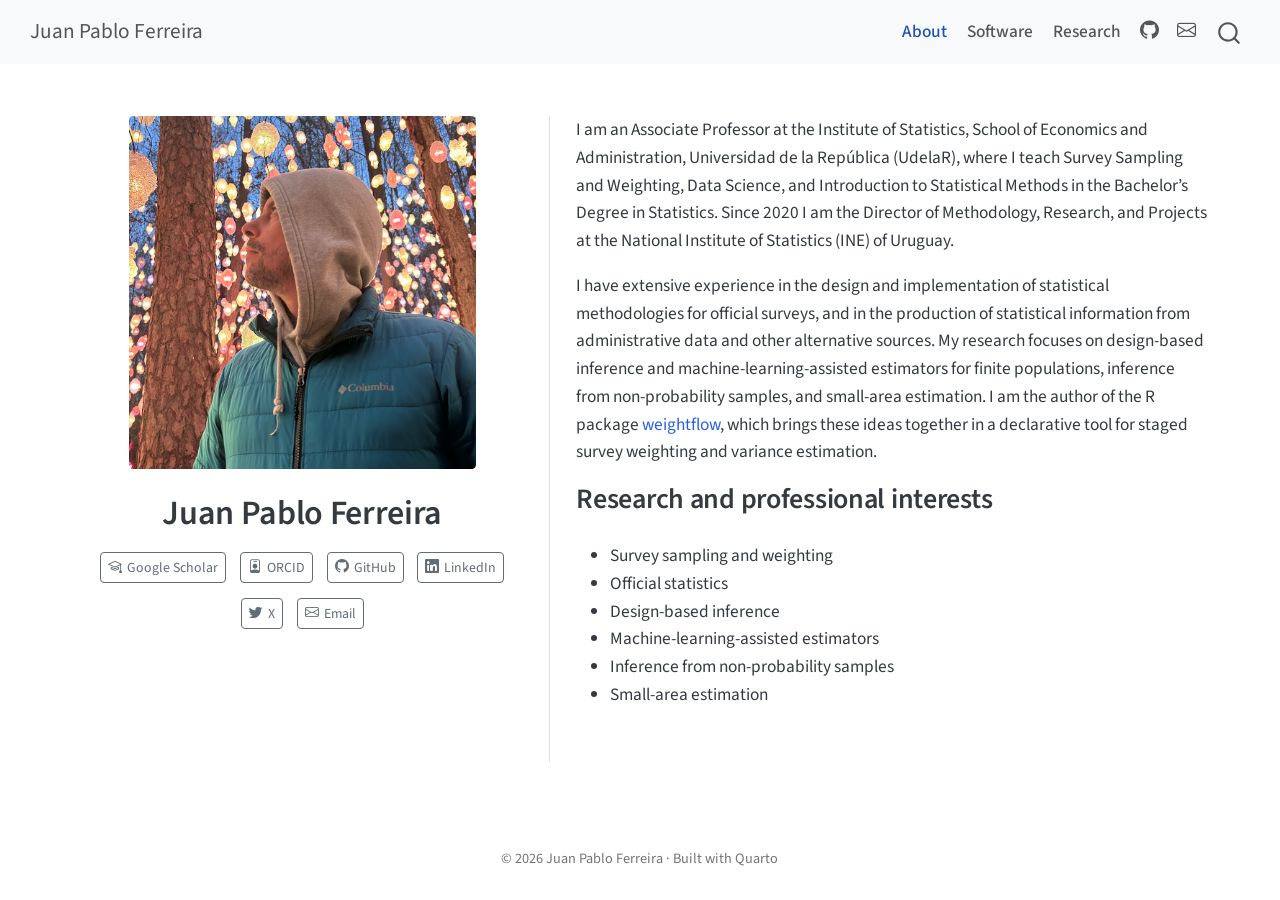
<file: index.html>
<!DOCTYPE html>
<html xmlns="http://www.w3.org/1999/xhtml" lang="en" xml:lang="en"><head>

<meta charset="utf-8">
<meta name="generator" content="quarto-1.6.42">

<meta name="viewport" content="width=device-width, initial-scale=1.0, user-scalable=yes">


<title>Juan Pablo Ferreira</title>
<style>
code{white-space: pre-wrap;}
span.smallcaps{font-variant: small-caps;}
div.columns{display: flex; gap: min(4vw, 1.5em);}
div.column{flex: auto; overflow-x: auto;}
div.hanging-indent{margin-left: 1.5em; text-indent: -1.5em;}
ul.task-list{list-style: none;}
ul.task-list li input[type="checkbox"] {
  width: 0.8em;
  margin: 0 0.8em 0.2em -1em; /* quarto-specific, see https://github.com/quarto-dev/quarto-cli/issues/4556 */ 
  vertical-align: middle;
}
</style>


<script src="site_libs/quarto-nav/quarto-nav.js"></script>
<script src="site_libs/quarto-nav/headroom.min.js"></script>
<script src="site_libs/clipboard/clipboard.min.js"></script>
<script src="site_libs/quarto-search/autocomplete.umd.js"></script>
<script src="site_libs/quarto-search/fuse.min.js"></script>
<script src="site_libs/quarto-search/quarto-search.js"></script>
<meta name="quarto:offset" content="./">
<script src="site_libs/quarto-html/quarto.js"></script>
<script src="site_libs/quarto-html/popper.min.js"></script>
<script src="site_libs/quarto-html/tippy.umd.min.js"></script>
<link href="site_libs/quarto-html/tippy.css" rel="stylesheet">
<link href="site_libs/quarto-html/quarto-syntax-highlighting-2f5df379a58b258e96c21c0638c20c03.css" rel="stylesheet" id="quarto-text-highlighting-styles">
<script src="site_libs/bootstrap/bootstrap.min.js"></script>
<link href="site_libs/bootstrap/bootstrap-icons.css" rel="stylesheet">
<link href="site_libs/bootstrap/bootstrap-c307ab02a481d69aefa52e246aa49f77.min.css" rel="stylesheet" append-hash="true" id="quarto-bootstrap" data-mode="light">
<script id="quarto-search-options" type="application/json">{
  "location": "navbar",
  "copy-button": false,
  "collapse-after": 3,
  "panel-placement": "end",
  "type": "overlay",
  "limit": 50,
  "keyboard-shortcut": [
    "f",
    "/",
    "s"
  ],
  "show-item-context": false,
  "language": {
    "search-no-results-text": "No results",
    "search-matching-documents-text": "matching documents",
    "search-copy-link-title": "Copy link to search",
    "search-hide-matches-text": "Hide additional matches",
    "search-more-match-text": "more match in this document",
    "search-more-matches-text": "more matches in this document",
    "search-clear-button-title": "Clear",
    "search-text-placeholder": "",
    "search-detached-cancel-button-title": "Cancel",
    "search-submit-button-title": "Submit",
    "search-label": "Search"
  }
}</script>


</head>

<body class="nav-fixed">

<div id="quarto-search-results"></div>
  <header id="quarto-header" class="headroom fixed-top">
    <nav class="navbar navbar-expand-lg " data-bs-theme="dark">
      <div class="navbar-container container-fluid">
      <div class="navbar-brand-container mx-auto">
    <a class="navbar-brand" href="./index.html">
    <span class="navbar-title">Juan Pablo Ferreira</span>
    </a>
  </div>
            <div id="quarto-search" class="" title="Search"></div>
          <button class="navbar-toggler" type="button" data-bs-toggle="collapse" data-bs-target="#navbarCollapse" aria-controls="navbarCollapse" role="menu" aria-expanded="false" aria-label="Toggle navigation" onclick="if (window.quartoToggleHeadroom) { window.quartoToggleHeadroom(); }">
  <span class="navbar-toggler-icon"></span>
</button>
          <div class="collapse navbar-collapse" id="navbarCollapse">
            <ul class="navbar-nav navbar-nav-scroll ms-auto">
  <li class="nav-item">
    <a class="nav-link active" href="./index.html" aria-current="page"> 
<span class="menu-text">About</span></a>
  </li>  
  <li class="nav-item">
    <a class="nav-link" href="./software.html"> 
<span class="menu-text">Software</span></a>
  </li>  
  <li class="nav-item">
    <a class="nav-link" href="./research.html"> 
<span class="menu-text">Research</span></a>
  </li>  
  <li class="nav-item compact">
    <a class="nav-link" href="https://github.com/jpferreira33"> <i class="bi bi-github" role="img">
</i> 
<span class="menu-text"></span></a>
  </li>  
  <li class="nav-item compact">
    <a class="nav-link" href="mailto:juanpablo.ferreira@fcea.edu.uy"> <i class="bi bi-envelope" role="img">
</i> 
<span class="menu-text"></span></a>
  </li>  
</ul>
          </div> <!-- /navcollapse -->
            <div class="quarto-navbar-tools">
</div>
      </div> <!-- /container-fluid -->
    </nav>
</header>
<!-- content -->
<div id="quarto-content" class="quarto-container page-columns page-rows-contents page-layout-full page-navbar">
<!-- sidebar -->
<!-- margin-sidebar -->
    
<!-- main -->
<div class="quarto-about-trestles column-page">
  <div class="about-entity">
    <img src="profile.png" class="about-image
  rounded " style="width: 20em;">
<header id="title-block-header" class="quarto-title-block default">
<div class="quarto-title">
<h1 class="title">Juan Pablo Ferreira</h1>
</div>
<div class="quarto-title-meta column-page">
  </div>
</header>
    <div class="about-links">
  <a href="https://scholar.google.com/citations?user=b61hYwoAAAAJ&amp;hl=en" class="about-link" rel="" target="">
    <i class="bi bi-mortarboard"></i>
     <span class="about-link-text">Google Scholar</span>
  </a>
  <a href="https://orcid.org/0000-0002-1884-8187" class="about-link" rel="" target="">
    <i class="bi bi-person-badge"></i>
     <span class="about-link-text">ORCID</span>
  </a>
  <a href="https://github.com/jpferreira33" class="about-link" rel="" target="">
    <i class="bi bi-github"></i>
     <span class="about-link-text">GitHub</span>
  </a>
  <a href="https://www.linkedin.com/in/juan-pablo-ferreira-4485166b/" class="about-link" rel="" target="">
    <i class="bi bi-linkedin"></i>
     <span class="about-link-text">LinkedIn</span>
  </a>
  <a href="https://x.com/jpferreira2311" class="about-link" rel="" target="">
    <i class="bi bi-twitter"></i>
     <span class="about-link-text">X</span>
  </a>
  <a href="mailto:juanpablo.ferreira@fcea.edu.uy" class="about-link" rel="" target="">
    <i class="bi bi-envelope"></i>
     <span class="about-link-text">Email</span>
  </a>
</div>
  </div>
  <div class="about-contents"><main class="content column-page" id="quarto-document-content">
<p>I am an Associate Professor at the Institute of Statistics, School of Economics and Administration, Universidad de la República (UdelaR), where I teach Survey Sampling and Weighting, Data Science, and Introduction to Statistical Methods in the Bachelor’s Degree in Statistics. Since 2020 I am the Director of Methodology, Research, and Projects at the National Institute of Statistics (INE) of Uruguay.</p>
<p>I have extensive experience in the design and implementation of statistical methodologies for official surveys, and in the production of statistical information from administrative data and other alternative sources. My research focuses on design-based inference and machine-learning-assisted estimators for finite populations, inference from non-probability samples, and small-area estimation. I am the author of the R package <a href="./software.html">weightflow</a>, which brings these ideas together in a declarative tool for staged survey weighting and variance estimation.</p>
<section id="research-and-professional-interests" class="level2">
<h2 data-anchor-id="research-and-professional-interests">Research and professional interests</h2>
<ul>
<li>Survey sampling and weighting</li>
<li>Official statistics</li>
<li>Design-based inference</li>
<li>Machine-learning-assisted estimators</li>
<li>Inference from non-probability samples</li>
<li>Small-area estimation</li>
</ul>


</section>
</main></div>
</div>
 <!-- /main -->
<script id="quarto-html-after-body" type="application/javascript">
window.document.addEventListener("DOMContentLoaded", function (event) {
  const toggleBodyColorMode = (bsSheetEl) => {
    const mode = bsSheetEl.getAttribute("data-mode");
    const bodyEl = window.document.querySelector("body");
    if (mode === "dark") {
      bodyEl.classList.add("quarto-dark");
      bodyEl.classList.remove("quarto-light");
    } else {
      bodyEl.classList.add("quarto-light");
      bodyEl.classList.remove("quarto-dark");
    }
  }
  const toggleBodyColorPrimary = () => {
    const bsSheetEl = window.document.querySelector("link#quarto-bootstrap");
    if (bsSheetEl) {
      toggleBodyColorMode(bsSheetEl);
    }
  }
  toggleBodyColorPrimary();  
  const isCodeAnnotation = (el) => {
    for (const clz of el.classList) {
      if (clz.startsWith('code-annotation-')) {                     
        return true;
      }
    }
    return false;
  }
  const onCopySuccess = function(e) {
    // button target
    const button = e.trigger;
    // don't keep focus
    button.blur();
    // flash "checked"
    button.classList.add('code-copy-button-checked');
    var currentTitle = button.getAttribute("title");
    button.setAttribute("title", "Copied!");
    let tooltip;
    if (window.bootstrap) {
      button.setAttribute("data-bs-toggle", "tooltip");
      button.setAttribute("data-bs-placement", "left");
      button.setAttribute("data-bs-title", "Copied!");
      tooltip = new bootstrap.Tooltip(button, 
        { trigger: "manual", 
          customClass: "code-copy-button-tooltip",
          offset: [0, -8]});
      tooltip.show();    
    }
    setTimeout(function() {
      if (tooltip) {
        tooltip.hide();
        button.removeAttribute("data-bs-title");
        button.removeAttribute("data-bs-toggle");
        button.removeAttribute("data-bs-placement");
      }
      button.setAttribute("title", currentTitle);
      button.classList.remove('code-copy-button-checked');
    }, 1000);
    // clear code selection
    e.clearSelection();
  }
  const getTextToCopy = function(trigger) {
      const codeEl = trigger.previousElementSibling.cloneNode(true);
      for (const childEl of codeEl.children) {
        if (isCodeAnnotation(childEl)) {
          childEl.remove();
        }
      }
      return codeEl.innerText;
  }
  const clipboard = new window.ClipboardJS('.code-copy-button:not([data-in-quarto-modal])', {
    text: getTextToCopy
  });
  clipboard.on('success', onCopySuccess);
  if (window.document.getElementById('quarto-embedded-source-code-modal')) {
    const clipboardModal = new window.ClipboardJS('.code-copy-button[data-in-quarto-modal]', {
      text: getTextToCopy,
      container: window.document.getElementById('quarto-embedded-source-code-modal')
    });
    clipboardModal.on('success', onCopySuccess);
  }
    var localhostRegex = new RegExp(/^(?:http|https):\/\/localhost\:?[0-9]*\//);
    var mailtoRegex = new RegExp(/^mailto:/);
      var filterRegex = new RegExp('/' + window.location.host + '/');
    var isInternal = (href) => {
        return filterRegex.test(href) || localhostRegex.test(href) || mailtoRegex.test(href);
    }
    // Inspect non-navigation links and adorn them if external
 	var links = window.document.querySelectorAll('a[href]:not(.nav-link):not(.navbar-brand):not(.toc-action):not(.sidebar-link):not(.sidebar-item-toggle):not(.pagination-link):not(.no-external):not([aria-hidden]):not(.dropdown-item):not(.quarto-navigation-tool):not(.about-link)');
    for (var i=0; i<links.length; i++) {
      const link = links[i];
      if (!isInternal(link.href)) {
        // undo the damage that might have been done by quarto-nav.js in the case of
        // links that we want to consider external
        if (link.dataset.originalHref !== undefined) {
          link.href = link.dataset.originalHref;
        }
      }
    }
  function tippyHover(el, contentFn, onTriggerFn, onUntriggerFn) {
    const config = {
      allowHTML: true,
      maxWidth: 500,
      delay: 100,
      arrow: false,
      appendTo: function(el) {
          return el.parentElement;
      },
      interactive: true,
      interactiveBorder: 10,
      theme: 'quarto',
      placement: 'bottom-start',
    };
    if (contentFn) {
      config.content = contentFn;
    }
    if (onTriggerFn) {
      config.onTrigger = onTriggerFn;
    }
    if (onUntriggerFn) {
      config.onUntrigger = onUntriggerFn;
    }
    window.tippy(el, config); 
  }
  const noterefs = window.document.querySelectorAll('a[role="doc-noteref"]');
  for (var i=0; i<noterefs.length; i++) {
    const ref = noterefs[i];
    tippyHover(ref, function() {
      // use id or data attribute instead here
      let href = ref.getAttribute('data-footnote-href') || ref.getAttribute('href');
      try { href = new URL(href).hash; } catch {}
      const id = href.replace(/^#\/?/, "");
      const note = window.document.getElementById(id);
      if (note) {
        return note.innerHTML;
      } else {
        return "";
      }
    });
  }
  const xrefs = window.document.querySelectorAll('a.quarto-xref');
  const processXRef = (id, note) => {
    // Strip column container classes
    const stripColumnClz = (el) => {
      el.classList.remove("page-full", "page-columns");
      if (el.children) {
        for (const child of el.children) {
          stripColumnClz(child);
        }
      }
    }
    stripColumnClz(note)
    if (id === null || id.startsWith('sec-')) {
      // Special case sections, only their first couple elements
      const container = document.createElement("div");
      if (note.children && note.children.length > 2) {
        container.appendChild(note.children[0].cloneNode(true));
        for (let i = 1; i < note.children.length; i++) {
          const child = note.children[i];
          if (child.tagName === "P" && child.innerText === "") {
            continue;
          } else {
            container.appendChild(child.cloneNode(true));
            break;
          }
        }
        if (window.Quarto?.typesetMath) {
          window.Quarto.typesetMath(container);
        }
        return container.innerHTML
      } else {
        if (window.Quarto?.typesetMath) {
          window.Quarto.typesetMath(note);
        }
        return note.innerHTML;
      }
    } else {
      // Remove any anchor links if they are present
      const anchorLink = note.querySelector('a.anchorjs-link');
      if (anchorLink) {
        anchorLink.remove();
      }
      if (window.Quarto?.typesetMath) {
        window.Quarto.typesetMath(note);
      }
      if (note.classList.contains("callout")) {
        return note.outerHTML;
      } else {
        return note.innerHTML;
      }
    }
  }
  for (var i=0; i<xrefs.length; i++) {
    const xref = xrefs[i];
    tippyHover(xref, undefined, function(instance) {
      instance.disable();
      let url = xref.getAttribute('href');
      let hash = undefined; 
      if (url.startsWith('#')) {
        hash = url;
      } else {
        try { hash = new URL(url).hash; } catch {}
      }
      if (hash) {
        const id = hash.replace(/^#\/?/, "");
        const note = window.document.getElementById(id);
        if (note !== null) {
          try {
            const html = processXRef(id, note.cloneNode(true));
            instance.setContent(html);
          } finally {
            instance.enable();
            instance.show();
          }
        } else {
          // See if we can fetch this
          fetch(url.split('#')[0])
          .then(res => res.text())
          .then(html => {
            const parser = new DOMParser();
            const htmlDoc = parser.parseFromString(html, "text/html");
            const note = htmlDoc.getElementById(id);
            if (note !== null) {
              const html = processXRef(id, note);
              instance.setContent(html);
            } 
          }).finally(() => {
            instance.enable();
            instance.show();
          });
        }
      } else {
        // See if we can fetch a full url (with no hash to target)
        // This is a special case and we should probably do some content thinning / targeting
        fetch(url)
        .then(res => res.text())
        .then(html => {
          const parser = new DOMParser();
          const htmlDoc = parser.parseFromString(html, "text/html");
          const note = htmlDoc.querySelector('main.content');
          if (note !== null) {
            // This should only happen for chapter cross references
            // (since there is no id in the URL)
            // remove the first header
            if (note.children.length > 0 && note.children[0].tagName === "HEADER") {
              note.children[0].remove();
            }
            const html = processXRef(null, note);
            instance.setContent(html);
          } 
        }).finally(() => {
          instance.enable();
          instance.show();
        });
      }
    }, function(instance) {
    });
  }
      let selectedAnnoteEl;
      const selectorForAnnotation = ( cell, annotation) => {
        let cellAttr = 'data-code-cell="' + cell + '"';
        let lineAttr = 'data-code-annotation="' +  annotation + '"';
        const selector = 'span[' + cellAttr + '][' + lineAttr + ']';
        return selector;
      }
      const selectCodeLines = (annoteEl) => {
        const doc = window.document;
        const targetCell = annoteEl.getAttribute("data-target-cell");
        const targetAnnotation = annoteEl.getAttribute("data-target-annotation");
        const annoteSpan = window.document.querySelector(selectorForAnnotation(targetCell, targetAnnotation));
        const lines = annoteSpan.getAttribute("data-code-lines").split(",");
        const lineIds = lines.map((line) => {
          return targetCell + "-" + line;
        })
        let top = null;
        let height = null;
        let parent = null;
        if (lineIds.length > 0) {
            //compute the position of the single el (top and bottom and make a div)
            const el = window.document.getElementById(lineIds[0]);
            top = el.offsetTop;
            height = el.offsetHeight;
            parent = el.parentElement.parentElement;
          if (lineIds.length > 1) {
            const lastEl = window.document.getElementById(lineIds[lineIds.length - 1]);
            const bottom = lastEl.offsetTop + lastEl.offsetHeight;
            height = bottom - top;
          }
          if (top !== null && height !== null && parent !== null) {
            // cook up a div (if necessary) and position it 
            let div = window.document.getElementById("code-annotation-line-highlight");
            if (div === null) {
              div = window.document.createElement("div");
              div.setAttribute("id", "code-annotation-line-highlight");
              div.style.position = 'absolute';
              parent.appendChild(div);
            }
            div.style.top = top - 2 + "px";
            div.style.height = height + 4 + "px";
            div.style.left = 0;
            let gutterDiv = window.document.getElementById("code-annotation-line-highlight-gutter");
            if (gutterDiv === null) {
              gutterDiv = window.document.createElement("div");
              gutterDiv.setAttribute("id", "code-annotation-line-highlight-gutter");
              gutterDiv.style.position = 'absolute';
              const codeCell = window.document.getElementById(targetCell);
              const gutter = codeCell.querySelector('.code-annotation-gutter');
              gutter.appendChild(gutterDiv);
            }
            gutterDiv.style.top = top - 2 + "px";
            gutterDiv.style.height = height + 4 + "px";
          }
          selectedAnnoteEl = annoteEl;
        }
      };
      const unselectCodeLines = () => {
        const elementsIds = ["code-annotation-line-highlight", "code-annotation-line-highlight-gutter"];
        elementsIds.forEach((elId) => {
          const div = window.document.getElementById(elId);
          if (div) {
            div.remove();
          }
        });
        selectedAnnoteEl = undefined;
      };
        // Handle positioning of the toggle
    window.addEventListener(
      "resize",
      throttle(() => {
        elRect = undefined;
        if (selectedAnnoteEl) {
          selectCodeLines(selectedAnnoteEl);
        }
      }, 10)
    );
    function throttle(fn, ms) {
    let throttle = false;
    let timer;
      return (...args) => {
        if(!throttle) { // first call gets through
            fn.apply(this, args);
            throttle = true;
        } else { // all the others get throttled
            if(timer) clearTimeout(timer); // cancel #2
            timer = setTimeout(() => {
              fn.apply(this, args);
              timer = throttle = false;
            }, ms);
        }
      };
    }
      // Attach click handler to the DT
      const annoteDls = window.document.querySelectorAll('dt[data-target-cell]');
      for (const annoteDlNode of annoteDls) {
        annoteDlNode.addEventListener('click', (event) => {
          const clickedEl = event.target;
          if (clickedEl !== selectedAnnoteEl) {
            unselectCodeLines();
            const activeEl = window.document.querySelector('dt[data-target-cell].code-annotation-active');
            if (activeEl) {
              activeEl.classList.remove('code-annotation-active');
            }
            selectCodeLines(clickedEl);
            clickedEl.classList.add('code-annotation-active');
          } else {
            // Unselect the line
            unselectCodeLines();
            clickedEl.classList.remove('code-annotation-active');
          }
        });
      }
  const findCites = (el) => {
    const parentEl = el.parentElement;
    if (parentEl) {
      const cites = parentEl.dataset.cites;
      if (cites) {
        return {
          el,
          cites: cites.split(' ')
        };
      } else {
        return findCites(el.parentElement)
      }
    } else {
      return undefined;
    }
  };
  var bibliorefs = window.document.querySelectorAll('a[role="doc-biblioref"]');
  for (var i=0; i<bibliorefs.length; i++) {
    const ref = bibliorefs[i];
    const citeInfo = findCites(ref);
    if (citeInfo) {
      tippyHover(citeInfo.el, function() {
        var popup = window.document.createElement('div');
        citeInfo.cites.forEach(function(cite) {
          var citeDiv = window.document.createElement('div');
          citeDiv.classList.add('hanging-indent');
          citeDiv.classList.add('csl-entry');
          var biblioDiv = window.document.getElementById('ref-' + cite);
          if (biblioDiv) {
            citeDiv.innerHTML = biblioDiv.innerHTML;
          }
          popup.appendChild(citeDiv);
        });
        return popup.innerHTML;
      });
    }
  }
});
</script>
</div> <!-- /content -->
<footer class="footer">
  <div class="nav-footer">
    <div class="nav-footer-left">
      &nbsp;
    </div>   
    <div class="nav-footer-center">
<p>© 2026 Juan Pablo Ferreira · Built with Quarto</p>
</div>
    <div class="nav-footer-right">
      &nbsp;
    </div>
  </div>
</footer>




</body></html>
</file>
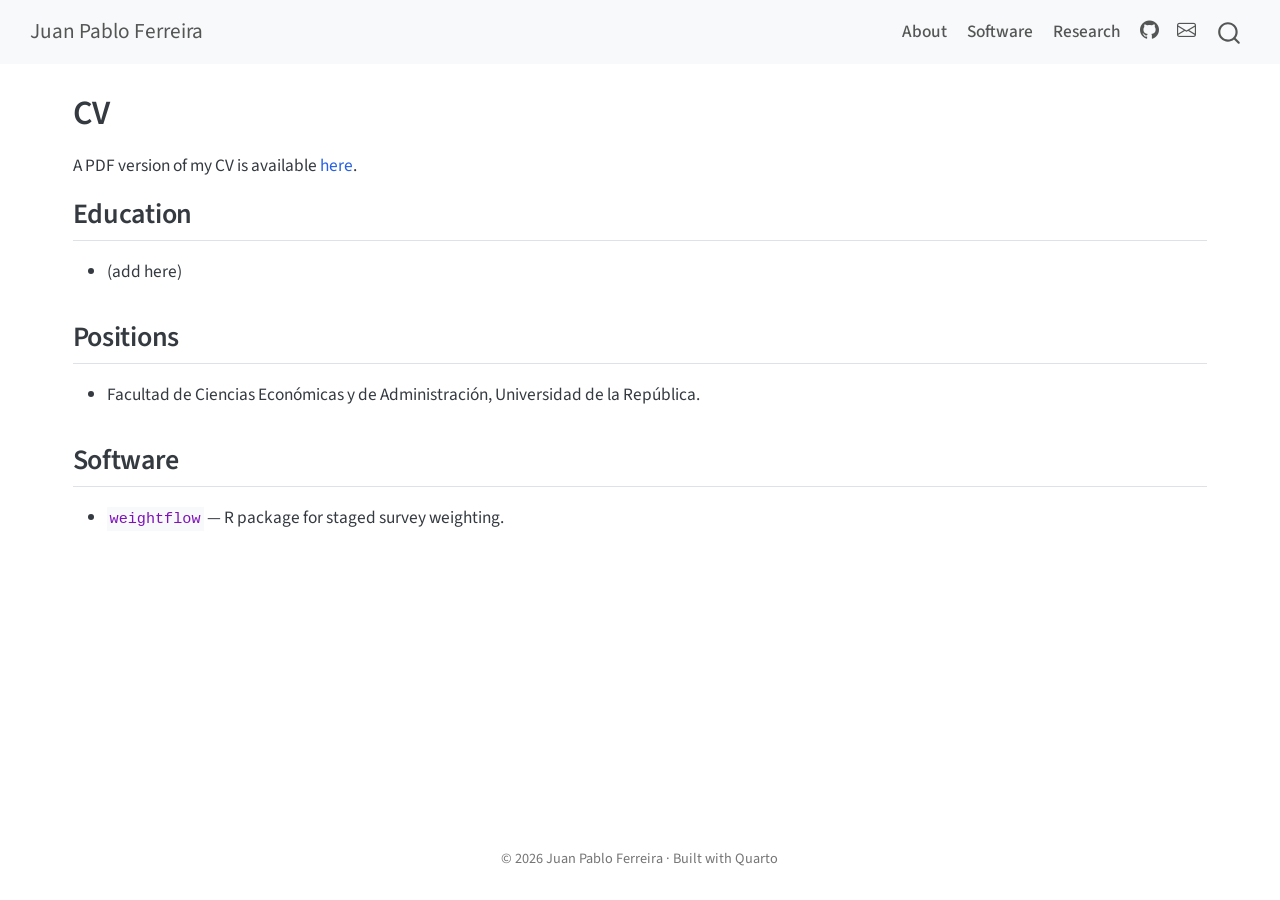
<file: cv.html>
<!DOCTYPE html>
<html xmlns="http://www.w3.org/1999/xhtml" lang="en" xml:lang="en"><head>

<meta charset="utf-8">
<meta name="generator" content="quarto-1.6.42">

<meta name="viewport" content="width=device-width, initial-scale=1.0, user-scalable=yes">


<title>CV – Juan Pablo Ferreira</title>
<style>
code{white-space: pre-wrap;}
span.smallcaps{font-variant: small-caps;}
div.columns{display: flex; gap: min(4vw, 1.5em);}
div.column{flex: auto; overflow-x: auto;}
div.hanging-indent{margin-left: 1.5em; text-indent: -1.5em;}
ul.task-list{list-style: none;}
ul.task-list li input[type="checkbox"] {
  width: 0.8em;
  margin: 0 0.8em 0.2em -1em; /* quarto-specific, see https://github.com/quarto-dev/quarto-cli/issues/4556 */ 
  vertical-align: middle;
}
</style>


<script src="site_libs/quarto-nav/quarto-nav.js"></script>
<script src="site_libs/quarto-nav/headroom.min.js"></script>
<script src="site_libs/clipboard/clipboard.min.js"></script>
<script src="site_libs/quarto-search/autocomplete.umd.js"></script>
<script src="site_libs/quarto-search/fuse.min.js"></script>
<script src="site_libs/quarto-search/quarto-search.js"></script>
<meta name="quarto:offset" content="./">
<script src="site_libs/quarto-html/quarto.js"></script>
<script src="site_libs/quarto-html/popper.min.js"></script>
<script src="site_libs/quarto-html/tippy.umd.min.js"></script>
<script src="site_libs/quarto-html/anchor.min.js"></script>
<link href="site_libs/quarto-html/tippy.css" rel="stylesheet">
<link href="site_libs/quarto-html/quarto-syntax-highlighting-2f5df379a58b258e96c21c0638c20c03.css" rel="stylesheet" id="quarto-text-highlighting-styles">
<script src="site_libs/bootstrap/bootstrap.min.js"></script>
<link href="site_libs/bootstrap/bootstrap-icons.css" rel="stylesheet">
<link href="site_libs/bootstrap/bootstrap-c307ab02a481d69aefa52e246aa49f77.min.css" rel="stylesheet" append-hash="true" id="quarto-bootstrap" data-mode="light">
<script id="quarto-search-options" type="application/json">{
  "location": "navbar",
  "copy-button": false,
  "collapse-after": 3,
  "panel-placement": "end",
  "type": "overlay",
  "limit": 50,
  "keyboard-shortcut": [
    "f",
    "/",
    "s"
  ],
  "show-item-context": false,
  "language": {
    "search-no-results-text": "No results",
    "search-matching-documents-text": "matching documents",
    "search-copy-link-title": "Copy link to search",
    "search-hide-matches-text": "Hide additional matches",
    "search-more-match-text": "more match in this document",
    "search-more-matches-text": "more matches in this document",
    "search-clear-button-title": "Clear",
    "search-text-placeholder": "",
    "search-detached-cancel-button-title": "Cancel",
    "search-submit-button-title": "Submit",
    "search-label": "Search"
  }
}</script>


</head>

<body class="nav-fixed">

<div id="quarto-search-results"></div>
  <header id="quarto-header" class="headroom fixed-top">
    <nav class="navbar navbar-expand-lg " data-bs-theme="dark">
      <div class="navbar-container container-fluid">
      <div class="navbar-brand-container mx-auto">
    <a class="navbar-brand" href="./index.html">
    <span class="navbar-title">Juan Pablo Ferreira</span>
    </a>
  </div>
            <div id="quarto-search" class="" title="Search"></div>
          <button class="navbar-toggler" type="button" data-bs-toggle="collapse" data-bs-target="#navbarCollapse" aria-controls="navbarCollapse" role="menu" aria-expanded="false" aria-label="Toggle navigation" onclick="if (window.quartoToggleHeadroom) { window.quartoToggleHeadroom(); }">
  <span class="navbar-toggler-icon"></span>
</button>
          <div class="collapse navbar-collapse" id="navbarCollapse">
            <ul class="navbar-nav navbar-nav-scroll ms-auto">
  <li class="nav-item">
    <a class="nav-link" href="./index.html"> 
<span class="menu-text">About</span></a>
  </li>  
  <li class="nav-item">
    <a class="nav-link" href="./software.html"> 
<span class="menu-text">Software</span></a>
  </li>  
  <li class="nav-item">
    <a class="nav-link" href="./research.html"> 
<span class="menu-text">Research</span></a>
  </li>  
  <li class="nav-item compact">
    <a class="nav-link" href="https://github.com/jpferreira33"> <i class="bi bi-github" role="img">
</i> 
<span class="menu-text"></span></a>
  </li>  
  <li class="nav-item compact">
    <a class="nav-link" href="mailto:juanpablo.ferreira@fcea.edu.uy"> <i class="bi bi-envelope" role="img">
</i> 
<span class="menu-text"></span></a>
  </li>  
</ul>
          </div> <!-- /navcollapse -->
            <div class="quarto-navbar-tools">
</div>
      </div> <!-- /container-fluid -->
    </nav>
</header>
<!-- content -->
<div id="quarto-content" class="quarto-container page-columns page-rows-contents page-layout-full page-navbar">
<!-- sidebar -->
<!-- margin-sidebar -->
    
<!-- main -->
<main class="content column-page" id="quarto-document-content">

<header id="title-block-header" class="quarto-title-block default">
<div class="quarto-title">
<h1 class="title">CV</h1>
</div>



<div class="quarto-title-meta column-page">

    
  
    
  </div>
  


</header>


<p>A PDF version of my CV is available <a href="cv.pdf">here</a>. <!-- Put your cv.pdf in this folder, or remove this page from _quarto.yml. --></p>
<section id="education" class="level2">
<h2 class="anchored" data-anchor-id="education">Education</h2>
<ul>
<li>(add here)</li>
</ul>
</section>
<section id="positions" class="level2">
<h2 class="anchored" data-anchor-id="positions">Positions</h2>
<ul>
<li>Facultad de Ciencias Económicas y de Administración, Universidad de la República.</li>
</ul>
</section>
<section id="software" class="level2">
<h2 class="anchored" data-anchor-id="software">Software</h2>
<ul>
<li><code>weightflow</code> — R package for staged survey weighting.</li>
</ul>


</section>

</main> <!-- /main -->
<script id="quarto-html-after-body" type="application/javascript">
window.document.addEventListener("DOMContentLoaded", function (event) {
  const toggleBodyColorMode = (bsSheetEl) => {
    const mode = bsSheetEl.getAttribute("data-mode");
    const bodyEl = window.document.querySelector("body");
    if (mode === "dark") {
      bodyEl.classList.add("quarto-dark");
      bodyEl.classList.remove("quarto-light");
    } else {
      bodyEl.classList.add("quarto-light");
      bodyEl.classList.remove("quarto-dark");
    }
  }
  const toggleBodyColorPrimary = () => {
    const bsSheetEl = window.document.querySelector("link#quarto-bootstrap");
    if (bsSheetEl) {
      toggleBodyColorMode(bsSheetEl);
    }
  }
  toggleBodyColorPrimary();  
  const icon = "";
  const anchorJS = new window.AnchorJS();
  anchorJS.options = {
    placement: 'right',
    icon: icon
  };
  anchorJS.add('.anchored');
  const isCodeAnnotation = (el) => {
    for (const clz of el.classList) {
      if (clz.startsWith('code-annotation-')) {                     
        return true;
      }
    }
    return false;
  }
  const onCopySuccess = function(e) {
    // button target
    const button = e.trigger;
    // don't keep focus
    button.blur();
    // flash "checked"
    button.classList.add('code-copy-button-checked');
    var currentTitle = button.getAttribute("title");
    button.setAttribute("title", "Copied!");
    let tooltip;
    if (window.bootstrap) {
      button.setAttribute("data-bs-toggle", "tooltip");
      button.setAttribute("data-bs-placement", "left");
      button.setAttribute("data-bs-title", "Copied!");
      tooltip = new bootstrap.Tooltip(button, 
        { trigger: "manual", 
          customClass: "code-copy-button-tooltip",
          offset: [0, -8]});
      tooltip.show();    
    }
    setTimeout(function() {
      if (tooltip) {
        tooltip.hide();
        button.removeAttribute("data-bs-title");
        button.removeAttribute("data-bs-toggle");
        button.removeAttribute("data-bs-placement");
      }
      button.setAttribute("title", currentTitle);
      button.classList.remove('code-copy-button-checked');
    }, 1000);
    // clear code selection
    e.clearSelection();
  }
  const getTextToCopy = function(trigger) {
      const codeEl = trigger.previousElementSibling.cloneNode(true);
      for (const childEl of codeEl.children) {
        if (isCodeAnnotation(childEl)) {
          childEl.remove();
        }
      }
      return codeEl.innerText;
  }
  const clipboard = new window.ClipboardJS('.code-copy-button:not([data-in-quarto-modal])', {
    text: getTextToCopy
  });
  clipboard.on('success', onCopySuccess);
  if (window.document.getElementById('quarto-embedded-source-code-modal')) {
    const clipboardModal = new window.ClipboardJS('.code-copy-button[data-in-quarto-modal]', {
      text: getTextToCopy,
      container: window.document.getElementById('quarto-embedded-source-code-modal')
    });
    clipboardModal.on('success', onCopySuccess);
  }
    var localhostRegex = new RegExp(/^(?:http|https):\/\/localhost\:?[0-9]*\//);
    var mailtoRegex = new RegExp(/^mailto:/);
      var filterRegex = new RegExp('/' + window.location.host + '/');
    var isInternal = (href) => {
        return filterRegex.test(href) || localhostRegex.test(href) || mailtoRegex.test(href);
    }
    // Inspect non-navigation links and adorn them if external
 	var links = window.document.querySelectorAll('a[href]:not(.nav-link):not(.navbar-brand):not(.toc-action):not(.sidebar-link):not(.sidebar-item-toggle):not(.pagination-link):not(.no-external):not([aria-hidden]):not(.dropdown-item):not(.quarto-navigation-tool):not(.about-link)');
    for (var i=0; i<links.length; i++) {
      const link = links[i];
      if (!isInternal(link.href)) {
        // undo the damage that might have been done by quarto-nav.js in the case of
        // links that we want to consider external
        if (link.dataset.originalHref !== undefined) {
          link.href = link.dataset.originalHref;
        }
      }
    }
  function tippyHover(el, contentFn, onTriggerFn, onUntriggerFn) {
    const config = {
      allowHTML: true,
      maxWidth: 500,
      delay: 100,
      arrow: false,
      appendTo: function(el) {
          return el.parentElement;
      },
      interactive: true,
      interactiveBorder: 10,
      theme: 'quarto',
      placement: 'bottom-start',
    };
    if (contentFn) {
      config.content = contentFn;
    }
    if (onTriggerFn) {
      config.onTrigger = onTriggerFn;
    }
    if (onUntriggerFn) {
      config.onUntrigger = onUntriggerFn;
    }
    window.tippy(el, config); 
  }
  const noterefs = window.document.querySelectorAll('a[role="doc-noteref"]');
  for (var i=0; i<noterefs.length; i++) {
    const ref = noterefs[i];
    tippyHover(ref, function() {
      // use id or data attribute instead here
      let href = ref.getAttribute('data-footnote-href') || ref.getAttribute('href');
      try { href = new URL(href).hash; } catch {}
      const id = href.replace(/^#\/?/, "");
      const note = window.document.getElementById(id);
      if (note) {
        return note.innerHTML;
      } else {
        return "";
      }
    });
  }
  const xrefs = window.document.querySelectorAll('a.quarto-xref');
  const processXRef = (id, note) => {
    // Strip column container classes
    const stripColumnClz = (el) => {
      el.classList.remove("page-full", "page-columns");
      if (el.children) {
        for (const child of el.children) {
          stripColumnClz(child);
        }
      }
    }
    stripColumnClz(note)
    if (id === null || id.startsWith('sec-')) {
      // Special case sections, only their first couple elements
      const container = document.createElement("div");
      if (note.children && note.children.length > 2) {
        container.appendChild(note.children[0].cloneNode(true));
        for (let i = 1; i < note.children.length; i++) {
          const child = note.children[i];
          if (child.tagName === "P" && child.innerText === "") {
            continue;
          } else {
            container.appendChild(child.cloneNode(true));
            break;
          }
        }
        if (window.Quarto?.typesetMath) {
          window.Quarto.typesetMath(container);
        }
        return container.innerHTML
      } else {
        if (window.Quarto?.typesetMath) {
          window.Quarto.typesetMath(note);
        }
        return note.innerHTML;
      }
    } else {
      // Remove any anchor links if they are present
      const anchorLink = note.querySelector('a.anchorjs-link');
      if (anchorLink) {
        anchorLink.remove();
      }
      if (window.Quarto?.typesetMath) {
        window.Quarto.typesetMath(note);
      }
      if (note.classList.contains("callout")) {
        return note.outerHTML;
      } else {
        return note.innerHTML;
      }
    }
  }
  for (var i=0; i<xrefs.length; i++) {
    const xref = xrefs[i];
    tippyHover(xref, undefined, function(instance) {
      instance.disable();
      let url = xref.getAttribute('href');
      let hash = undefined; 
      if (url.startsWith('#')) {
        hash = url;
      } else {
        try { hash = new URL(url).hash; } catch {}
      }
      if (hash) {
        const id = hash.replace(/^#\/?/, "");
        const note = window.document.getElementById(id);
        if (note !== null) {
          try {
            const html = processXRef(id, note.cloneNode(true));
            instance.setContent(html);
          } finally {
            instance.enable();
            instance.show();
          }
        } else {
          // See if we can fetch this
          fetch(url.split('#')[0])
          .then(res => res.text())
          .then(html => {
            const parser = new DOMParser();
            const htmlDoc = parser.parseFromString(html, "text/html");
            const note = htmlDoc.getElementById(id);
            if (note !== null) {
              const html = processXRef(id, note);
              instance.setContent(html);
            } 
          }).finally(() => {
            instance.enable();
            instance.show();
          });
        }
      } else {
        // See if we can fetch a full url (with no hash to target)
        // This is a special case and we should probably do some content thinning / targeting
        fetch(url)
        .then(res => res.text())
        .then(html => {
          const parser = new DOMParser();
          const htmlDoc = parser.parseFromString(html, "text/html");
          const note = htmlDoc.querySelector('main.content');
          if (note !== null) {
            // This should only happen for chapter cross references
            // (since there is no id in the URL)
            // remove the first header
            if (note.children.length > 0 && note.children[0].tagName === "HEADER") {
              note.children[0].remove();
            }
            const html = processXRef(null, note);
            instance.setContent(html);
          } 
        }).finally(() => {
          instance.enable();
          instance.show();
        });
      }
    }, function(instance) {
    });
  }
      let selectedAnnoteEl;
      const selectorForAnnotation = ( cell, annotation) => {
        let cellAttr = 'data-code-cell="' + cell + '"';
        let lineAttr = 'data-code-annotation="' +  annotation + '"';
        const selector = 'span[' + cellAttr + '][' + lineAttr + ']';
        return selector;
      }
      const selectCodeLines = (annoteEl) => {
        const doc = window.document;
        const targetCell = annoteEl.getAttribute("data-target-cell");
        const targetAnnotation = annoteEl.getAttribute("data-target-annotation");
        const annoteSpan = window.document.querySelector(selectorForAnnotation(targetCell, targetAnnotation));
        const lines = annoteSpan.getAttribute("data-code-lines").split(",");
        const lineIds = lines.map((line) => {
          return targetCell + "-" + line;
        })
        let top = null;
        let height = null;
        let parent = null;
        if (lineIds.length > 0) {
            //compute the position of the single el (top and bottom and make a div)
            const el = window.document.getElementById(lineIds[0]);
            top = el.offsetTop;
            height = el.offsetHeight;
            parent = el.parentElement.parentElement;
          if (lineIds.length > 1) {
            const lastEl = window.document.getElementById(lineIds[lineIds.length - 1]);
            const bottom = lastEl.offsetTop + lastEl.offsetHeight;
            height = bottom - top;
          }
          if (top !== null && height !== null && parent !== null) {
            // cook up a div (if necessary) and position it 
            let div = window.document.getElementById("code-annotation-line-highlight");
            if (div === null) {
              div = window.document.createElement("div");
              div.setAttribute("id", "code-annotation-line-highlight");
              div.style.position = 'absolute';
              parent.appendChild(div);
            }
            div.style.top = top - 2 + "px";
            div.style.height = height + 4 + "px";
            div.style.left = 0;
            let gutterDiv = window.document.getElementById("code-annotation-line-highlight-gutter");
            if (gutterDiv === null) {
              gutterDiv = window.document.createElement("div");
              gutterDiv.setAttribute("id", "code-annotation-line-highlight-gutter");
              gutterDiv.style.position = 'absolute';
              const codeCell = window.document.getElementById(targetCell);
              const gutter = codeCell.querySelector('.code-annotation-gutter');
              gutter.appendChild(gutterDiv);
            }
            gutterDiv.style.top = top - 2 + "px";
            gutterDiv.style.height = height + 4 + "px";
          }
          selectedAnnoteEl = annoteEl;
        }
      };
      const unselectCodeLines = () => {
        const elementsIds = ["code-annotation-line-highlight", "code-annotation-line-highlight-gutter"];
        elementsIds.forEach((elId) => {
          const div = window.document.getElementById(elId);
          if (div) {
            div.remove();
          }
        });
        selectedAnnoteEl = undefined;
      };
        // Handle positioning of the toggle
    window.addEventListener(
      "resize",
      throttle(() => {
        elRect = undefined;
        if (selectedAnnoteEl) {
          selectCodeLines(selectedAnnoteEl);
        }
      }, 10)
    );
    function throttle(fn, ms) {
    let throttle = false;
    let timer;
      return (...args) => {
        if(!throttle) { // first call gets through
            fn.apply(this, args);
            throttle = true;
        } else { // all the others get throttled
            if(timer) clearTimeout(timer); // cancel #2
            timer = setTimeout(() => {
              fn.apply(this, args);
              timer = throttle = false;
            }, ms);
        }
      };
    }
      // Attach click handler to the DT
      const annoteDls = window.document.querySelectorAll('dt[data-target-cell]');
      for (const annoteDlNode of annoteDls) {
        annoteDlNode.addEventListener('click', (event) => {
          const clickedEl = event.target;
          if (clickedEl !== selectedAnnoteEl) {
            unselectCodeLines();
            const activeEl = window.document.querySelector('dt[data-target-cell].code-annotation-active');
            if (activeEl) {
              activeEl.classList.remove('code-annotation-active');
            }
            selectCodeLines(clickedEl);
            clickedEl.classList.add('code-annotation-active');
          } else {
            // Unselect the line
            unselectCodeLines();
            clickedEl.classList.remove('code-annotation-active');
          }
        });
      }
  const findCites = (el) => {
    const parentEl = el.parentElement;
    if (parentEl) {
      const cites = parentEl.dataset.cites;
      if (cites) {
        return {
          el,
          cites: cites.split(' ')
        };
      } else {
        return findCites(el.parentElement)
      }
    } else {
      return undefined;
    }
  };
  var bibliorefs = window.document.querySelectorAll('a[role="doc-biblioref"]');
  for (var i=0; i<bibliorefs.length; i++) {
    const ref = bibliorefs[i];
    const citeInfo = findCites(ref);
    if (citeInfo) {
      tippyHover(citeInfo.el, function() {
        var popup = window.document.createElement('div');
        citeInfo.cites.forEach(function(cite) {
          var citeDiv = window.document.createElement('div');
          citeDiv.classList.add('hanging-indent');
          citeDiv.classList.add('csl-entry');
          var biblioDiv = window.document.getElementById('ref-' + cite);
          if (biblioDiv) {
            citeDiv.innerHTML = biblioDiv.innerHTML;
          }
          popup.appendChild(citeDiv);
        });
        return popup.innerHTML;
      });
    }
  }
});
</script>
</div> <!-- /content -->
<footer class="footer">
  <div class="nav-footer">
    <div class="nav-footer-left">
      &nbsp;
    </div>   
    <div class="nav-footer-center">
<p>© 2026 Juan Pablo Ferreira · Built with Quarto</p>
</div>
    <div class="nav-footer-right">
      &nbsp;
    </div>
  </div>
</footer>




</body></html>
</file>
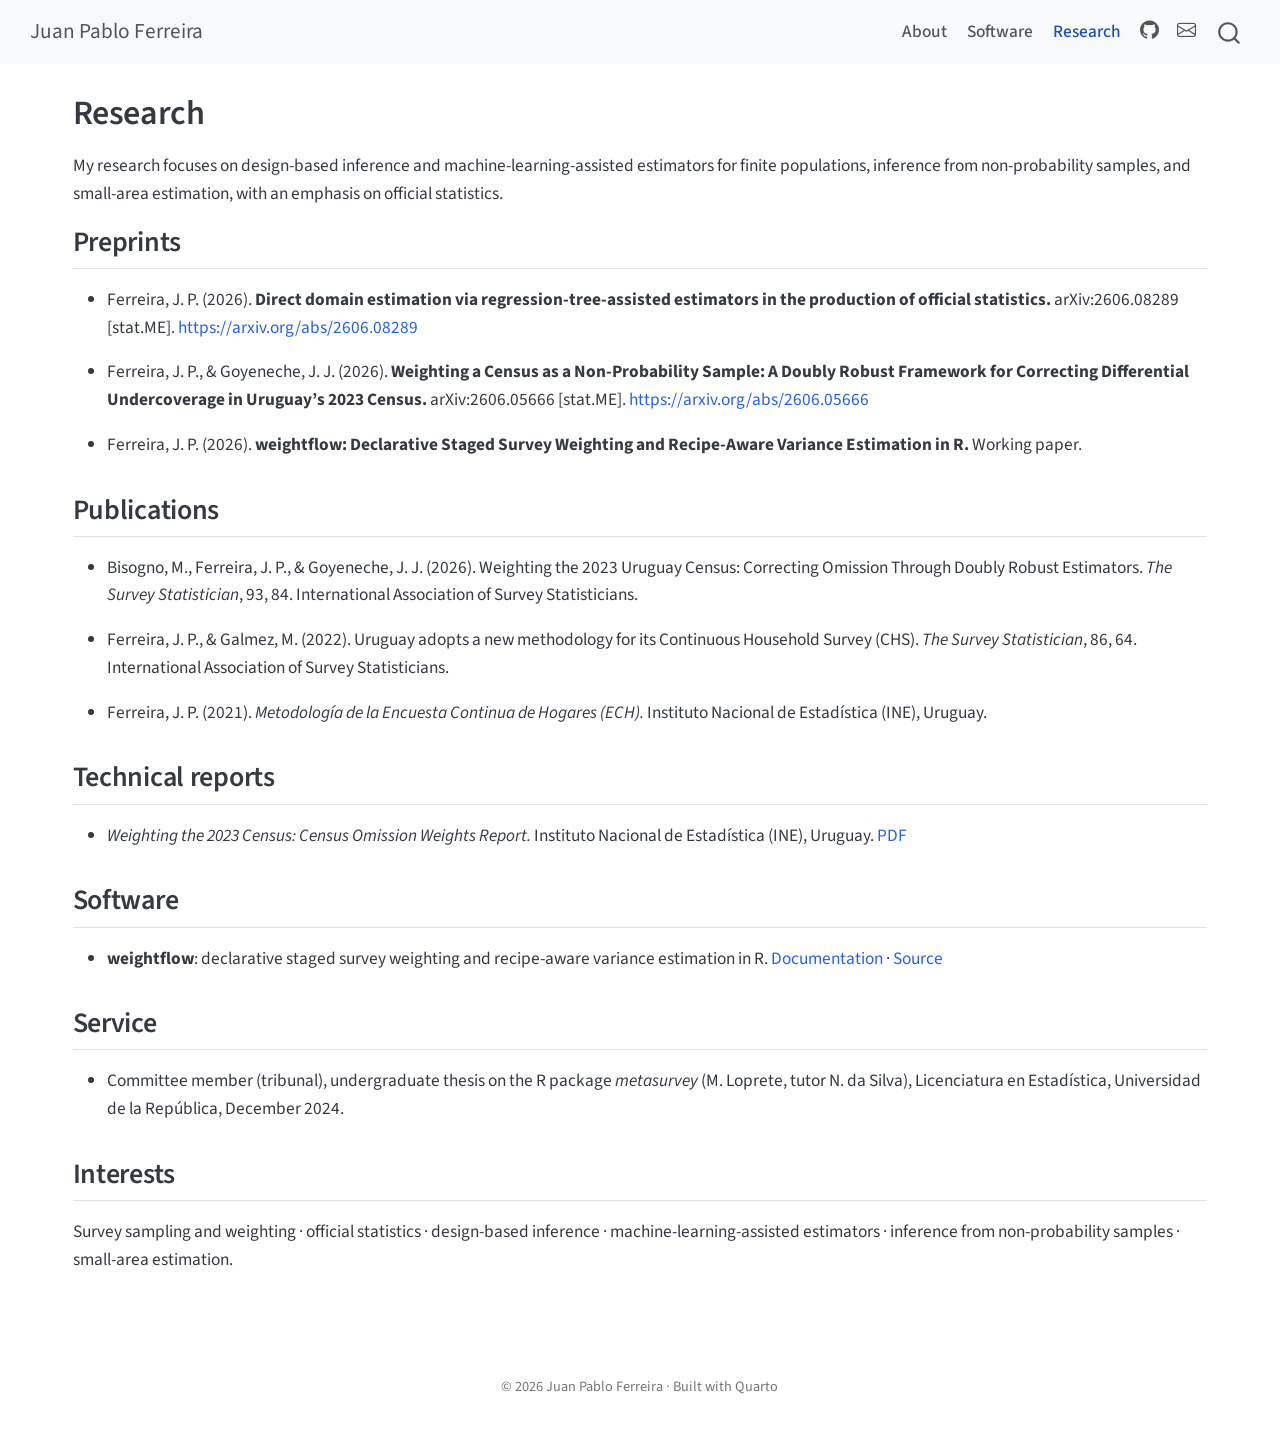
<file: research.html>
<!DOCTYPE html>
<html xmlns="http://www.w3.org/1999/xhtml" lang="en" xml:lang="en"><head>

<meta charset="utf-8">
<meta name="generator" content="quarto-1.6.42">

<meta name="viewport" content="width=device-width, initial-scale=1.0, user-scalable=yes">


<title>Research – Juan Pablo Ferreira</title>
<style>
code{white-space: pre-wrap;}
span.smallcaps{font-variant: small-caps;}
div.columns{display: flex; gap: min(4vw, 1.5em);}
div.column{flex: auto; overflow-x: auto;}
div.hanging-indent{margin-left: 1.5em; text-indent: -1.5em;}
ul.task-list{list-style: none;}
ul.task-list li input[type="checkbox"] {
  width: 0.8em;
  margin: 0 0.8em 0.2em -1em; /* quarto-specific, see https://github.com/quarto-dev/quarto-cli/issues/4556 */ 
  vertical-align: middle;
}
</style>


<script src="site_libs/quarto-nav/quarto-nav.js"></script>
<script src="site_libs/quarto-nav/headroom.min.js"></script>
<script src="site_libs/clipboard/clipboard.min.js"></script>
<script src="site_libs/quarto-search/autocomplete.umd.js"></script>
<script src="site_libs/quarto-search/fuse.min.js"></script>
<script src="site_libs/quarto-search/quarto-search.js"></script>
<meta name="quarto:offset" content="./">
<script src="site_libs/quarto-html/quarto.js"></script>
<script src="site_libs/quarto-html/popper.min.js"></script>
<script src="site_libs/quarto-html/tippy.umd.min.js"></script>
<script src="site_libs/quarto-html/anchor.min.js"></script>
<link href="site_libs/quarto-html/tippy.css" rel="stylesheet">
<link href="site_libs/quarto-html/quarto-syntax-highlighting-2f5df379a58b258e96c21c0638c20c03.css" rel="stylesheet" id="quarto-text-highlighting-styles">
<script src="site_libs/bootstrap/bootstrap.min.js"></script>
<link href="site_libs/bootstrap/bootstrap-icons.css" rel="stylesheet">
<link href="site_libs/bootstrap/bootstrap-c307ab02a481d69aefa52e246aa49f77.min.css" rel="stylesheet" append-hash="true" id="quarto-bootstrap" data-mode="light">
<script id="quarto-search-options" type="application/json">{
  "location": "navbar",
  "copy-button": false,
  "collapse-after": 3,
  "panel-placement": "end",
  "type": "overlay",
  "limit": 50,
  "keyboard-shortcut": [
    "f",
    "/",
    "s"
  ],
  "show-item-context": false,
  "language": {
    "search-no-results-text": "No results",
    "search-matching-documents-text": "matching documents",
    "search-copy-link-title": "Copy link to search",
    "search-hide-matches-text": "Hide additional matches",
    "search-more-match-text": "more match in this document",
    "search-more-matches-text": "more matches in this document",
    "search-clear-button-title": "Clear",
    "search-text-placeholder": "",
    "search-detached-cancel-button-title": "Cancel",
    "search-submit-button-title": "Submit",
    "search-label": "Search"
  }
}</script>


</head>

<body class="nav-fixed">

<div id="quarto-search-results"></div>
  <header id="quarto-header" class="headroom fixed-top">
    <nav class="navbar navbar-expand-lg " data-bs-theme="dark">
      <div class="navbar-container container-fluid">
      <div class="navbar-brand-container mx-auto">
    <a class="navbar-brand" href="./index.html">
    <span class="navbar-title">Juan Pablo Ferreira</span>
    </a>
  </div>
            <div id="quarto-search" class="" title="Search"></div>
          <button class="navbar-toggler" type="button" data-bs-toggle="collapse" data-bs-target="#navbarCollapse" aria-controls="navbarCollapse" role="menu" aria-expanded="false" aria-label="Toggle navigation" onclick="if (window.quartoToggleHeadroom) { window.quartoToggleHeadroom(); }">
  <span class="navbar-toggler-icon"></span>
</button>
          <div class="collapse navbar-collapse" id="navbarCollapse">
            <ul class="navbar-nav navbar-nav-scroll ms-auto">
  <li class="nav-item">
    <a class="nav-link" href="./index.html"> 
<span class="menu-text">About</span></a>
  </li>  
  <li class="nav-item">
    <a class="nav-link" href="./software.html"> 
<span class="menu-text">Software</span></a>
  </li>  
  <li class="nav-item">
    <a class="nav-link active" href="./research.html" aria-current="page"> 
<span class="menu-text">Research</span></a>
  </li>  
  <li class="nav-item compact">
    <a class="nav-link" href="https://github.com/jpferreira33"> <i class="bi bi-github" role="img">
</i> 
<span class="menu-text"></span></a>
  </li>  
  <li class="nav-item compact">
    <a class="nav-link" href="mailto:juanpablo.ferreira@fcea.edu.uy"> <i class="bi bi-envelope" role="img">
</i> 
<span class="menu-text"></span></a>
  </li>  
</ul>
          </div> <!-- /navcollapse -->
            <div class="quarto-navbar-tools">
</div>
      </div> <!-- /container-fluid -->
    </nav>
</header>
<!-- content -->
<div id="quarto-content" class="quarto-container page-columns page-rows-contents page-layout-full page-navbar">
<!-- sidebar -->
<!-- margin-sidebar -->
    
<!-- main -->
<main class="content column-page" id="quarto-document-content">

<header id="title-block-header" class="quarto-title-block default">
<div class="quarto-title">
<h1 class="title">Research</h1>
</div>



<div class="quarto-title-meta column-page">

    
  
    
  </div>
  


</header>


<p>My research focuses on design-based inference and machine-learning-assisted estimators for finite populations, inference from non-probability samples, and small-area estimation, with an emphasis on official statistics.</p>
<section id="preprints" class="level2">
<h2 class="anchored" data-anchor-id="preprints">Preprints</h2>
<ul>
<li><p>Ferreira, J. P. (2026). <strong>Direct domain estimation via regression-tree-assisted estimators in the production of official statistics.</strong> arXiv:2606.08289 [stat.ME]. <a href="https://arxiv.org/abs/2606.08289" class="uri">https://arxiv.org/abs/2606.08289</a></p></li>
<li><p>Ferreira, J. P., &amp; Goyeneche, J. J. (2026). <strong>Weighting a Census as a Non-Probability Sample: A Doubly Robust Framework for Correcting Differential Undercoverage in Uruguay’s 2023 Census.</strong> arXiv:2606.05666 [stat.ME]. <a href="https://arxiv.org/abs/2606.05666" class="uri">https://arxiv.org/abs/2606.05666</a></p></li>
<li><p>Ferreira, J. P. (2026). <strong>weightflow: Declarative Staged Survey Weighting and Recipe-Aware Variance Estimation in R.</strong> Working paper. <!-- add arXiv link once submitted --></p></li>
</ul>
</section>
<section id="publications" class="level2">
<h2 class="anchored" data-anchor-id="publications">Publications</h2>
<ul>
<li><p>Bisogno, M., Ferreira, J. P., &amp; Goyeneche, J. J. (2026). Weighting the 2023 Uruguay Census: Correcting Omission Through Doubly Robust Estimators. <em>The Survey Statistician</em>, 93, 84. International Association of Survey Statisticians.</p></li>
<li><p>Ferreira, J. P., &amp; Galmez, M. (2022). Uruguay adopts a new methodology for its Continuous Household Survey (CHS). <em>The Survey Statistician</em>, 86, 64. International Association of Survey Statisticians.</p></li>
<li><p>Ferreira, J. P. (2021). <em>Metodología de la Encuesta Continua de Hogares (ECH).</em> Instituto Nacional de Estadística (INE), Uruguay.</p></li>
</ul>
</section>
<section id="technical-reports" class="level2">
<h2 class="anchored" data-anchor-id="technical-reports">Technical reports</h2>
<ul>
<li><em>Weighting the 2023 Census: Census Omission Weights Report.</em> Instituto Nacional de Estadística (INE), Uruguay. <a href="https://www5.ine.gub.uy/documents/CENSO%202023/census_omission_weights_report_en.pdf">PDF</a></li>
</ul>
</section>
<section id="software" class="level2">
<h2 class="anchored" data-anchor-id="software">Software</h2>
<ul>
<li><strong>weightflow</strong>: declarative staged survey weighting and recipe-aware variance estimation in R. <a href="https://jpferreira33.github.io/weightflow/">Documentation</a> · <a href="https://github.com/jpferreira33/weightflow">Source</a></li>
</ul>
</section>
<section id="service" class="level2">
<h2 class="anchored" data-anchor-id="service">Service</h2>
<ul>
<li>Committee member (tribunal), undergraduate thesis on the R package <em>metasurvey</em> (M. Loprete, tutor N. da Silva), Licenciatura en Estadística, Universidad de la República, December 2024.</li>
</ul>
</section>
<section id="interests" class="level2">
<h2 class="anchored" data-anchor-id="interests">Interests</h2>
<p>Survey sampling and weighting · official statistics · design-based inference · machine-learning-assisted estimators · inference from non-probability samples · small-area estimation.</p>


</section>

</main> <!-- /main -->
<script id="quarto-html-after-body" type="application/javascript">
window.document.addEventListener("DOMContentLoaded", function (event) {
  const toggleBodyColorMode = (bsSheetEl) => {
    const mode = bsSheetEl.getAttribute("data-mode");
    const bodyEl = window.document.querySelector("body");
    if (mode === "dark") {
      bodyEl.classList.add("quarto-dark");
      bodyEl.classList.remove("quarto-light");
    } else {
      bodyEl.classList.add("quarto-light");
      bodyEl.classList.remove("quarto-dark");
    }
  }
  const toggleBodyColorPrimary = () => {
    const bsSheetEl = window.document.querySelector("link#quarto-bootstrap");
    if (bsSheetEl) {
      toggleBodyColorMode(bsSheetEl);
    }
  }
  toggleBodyColorPrimary();  
  const icon = "";
  const anchorJS = new window.AnchorJS();
  anchorJS.options = {
    placement: 'right',
    icon: icon
  };
  anchorJS.add('.anchored');
  const isCodeAnnotation = (el) => {
    for (const clz of el.classList) {
      if (clz.startsWith('code-annotation-')) {                     
        return true;
      }
    }
    return false;
  }
  const onCopySuccess = function(e) {
    // button target
    const button = e.trigger;
    // don't keep focus
    button.blur();
    // flash "checked"
    button.classList.add('code-copy-button-checked');
    var currentTitle = button.getAttribute("title");
    button.setAttribute("title", "Copied!");
    let tooltip;
    if (window.bootstrap) {
      button.setAttribute("data-bs-toggle", "tooltip");
      button.setAttribute("data-bs-placement", "left");
      button.setAttribute("data-bs-title", "Copied!");
      tooltip = new bootstrap.Tooltip(button, 
        { trigger: "manual", 
          customClass: "code-copy-button-tooltip",
          offset: [0, -8]});
      tooltip.show();    
    }
    setTimeout(function() {
      if (tooltip) {
        tooltip.hide();
        button.removeAttribute("data-bs-title");
        button.removeAttribute("data-bs-toggle");
        button.removeAttribute("data-bs-placement");
      }
      button.setAttribute("title", currentTitle);
      button.classList.remove('code-copy-button-checked');
    }, 1000);
    // clear code selection
    e.clearSelection();
  }
  const getTextToCopy = function(trigger) {
      const codeEl = trigger.previousElementSibling.cloneNode(true);
      for (const childEl of codeEl.children) {
        if (isCodeAnnotation(childEl)) {
          childEl.remove();
        }
      }
      return codeEl.innerText;
  }
  const clipboard = new window.ClipboardJS('.code-copy-button:not([data-in-quarto-modal])', {
    text: getTextToCopy
  });
  clipboard.on('success', onCopySuccess);
  if (window.document.getElementById('quarto-embedded-source-code-modal')) {
    const clipboardModal = new window.ClipboardJS('.code-copy-button[data-in-quarto-modal]', {
      text: getTextToCopy,
      container: window.document.getElementById('quarto-embedded-source-code-modal')
    });
    clipboardModal.on('success', onCopySuccess);
  }
    var localhostRegex = new RegExp(/^(?:http|https):\/\/localhost\:?[0-9]*\//);
    var mailtoRegex = new RegExp(/^mailto:/);
      var filterRegex = new RegExp('/' + window.location.host + '/');
    var isInternal = (href) => {
        return filterRegex.test(href) || localhostRegex.test(href) || mailtoRegex.test(href);
    }
    // Inspect non-navigation links and adorn them if external
 	var links = window.document.querySelectorAll('a[href]:not(.nav-link):not(.navbar-brand):not(.toc-action):not(.sidebar-link):not(.sidebar-item-toggle):not(.pagination-link):not(.no-external):not([aria-hidden]):not(.dropdown-item):not(.quarto-navigation-tool):not(.about-link)');
    for (var i=0; i<links.length; i++) {
      const link = links[i];
      if (!isInternal(link.href)) {
        // undo the damage that might have been done by quarto-nav.js in the case of
        // links that we want to consider external
        if (link.dataset.originalHref !== undefined) {
          link.href = link.dataset.originalHref;
        }
      }
    }
  function tippyHover(el, contentFn, onTriggerFn, onUntriggerFn) {
    const config = {
      allowHTML: true,
      maxWidth: 500,
      delay: 100,
      arrow: false,
      appendTo: function(el) {
          return el.parentElement;
      },
      interactive: true,
      interactiveBorder: 10,
      theme: 'quarto',
      placement: 'bottom-start',
    };
    if (contentFn) {
      config.content = contentFn;
    }
    if (onTriggerFn) {
      config.onTrigger = onTriggerFn;
    }
    if (onUntriggerFn) {
      config.onUntrigger = onUntriggerFn;
    }
    window.tippy(el, config); 
  }
  const noterefs = window.document.querySelectorAll('a[role="doc-noteref"]');
  for (var i=0; i<noterefs.length; i++) {
    const ref = noterefs[i];
    tippyHover(ref, function() {
      // use id or data attribute instead here
      let href = ref.getAttribute('data-footnote-href') || ref.getAttribute('href');
      try { href = new URL(href).hash; } catch {}
      const id = href.replace(/^#\/?/, "");
      const note = window.document.getElementById(id);
      if (note) {
        return note.innerHTML;
      } else {
        return "";
      }
    });
  }
  const xrefs = window.document.querySelectorAll('a.quarto-xref');
  const processXRef = (id, note) => {
    // Strip column container classes
    const stripColumnClz = (el) => {
      el.classList.remove("page-full", "page-columns");
      if (el.children) {
        for (const child of el.children) {
          stripColumnClz(child);
        }
      }
    }
    stripColumnClz(note)
    if (id === null || id.startsWith('sec-')) {
      // Special case sections, only their first couple elements
      const container = document.createElement("div");
      if (note.children && note.children.length > 2) {
        container.appendChild(note.children[0].cloneNode(true));
        for (let i = 1; i < note.children.length; i++) {
          const child = note.children[i];
          if (child.tagName === "P" && child.innerText === "") {
            continue;
          } else {
            container.appendChild(child.cloneNode(true));
            break;
          }
        }
        if (window.Quarto?.typesetMath) {
          window.Quarto.typesetMath(container);
        }
        return container.innerHTML
      } else {
        if (window.Quarto?.typesetMath) {
          window.Quarto.typesetMath(note);
        }
        return note.innerHTML;
      }
    } else {
      // Remove any anchor links if they are present
      const anchorLink = note.querySelector('a.anchorjs-link');
      if (anchorLink) {
        anchorLink.remove();
      }
      if (window.Quarto?.typesetMath) {
        window.Quarto.typesetMath(note);
      }
      if (note.classList.contains("callout")) {
        return note.outerHTML;
      } else {
        return note.innerHTML;
      }
    }
  }
  for (var i=0; i<xrefs.length; i++) {
    const xref = xrefs[i];
    tippyHover(xref, undefined, function(instance) {
      instance.disable();
      let url = xref.getAttribute('href');
      let hash = undefined; 
      if (url.startsWith('#')) {
        hash = url;
      } else {
        try { hash = new URL(url).hash; } catch {}
      }
      if (hash) {
        const id = hash.replace(/^#\/?/, "");
        const note = window.document.getElementById(id);
        if (note !== null) {
          try {
            const html = processXRef(id, note.cloneNode(true));
            instance.setContent(html);
          } finally {
            instance.enable();
            instance.show();
          }
        } else {
          // See if we can fetch this
          fetch(url.split('#')[0])
          .then(res => res.text())
          .then(html => {
            const parser = new DOMParser();
            const htmlDoc = parser.parseFromString(html, "text/html");
            const note = htmlDoc.getElementById(id);
            if (note !== null) {
              const html = processXRef(id, note);
              instance.setContent(html);
            } 
          }).finally(() => {
            instance.enable();
            instance.show();
          });
        }
      } else {
        // See if we can fetch a full url (with no hash to target)
        // This is a special case and we should probably do some content thinning / targeting
        fetch(url)
        .then(res => res.text())
        .then(html => {
          const parser = new DOMParser();
          const htmlDoc = parser.parseFromString(html, "text/html");
          const note = htmlDoc.querySelector('main.content');
          if (note !== null) {
            // This should only happen for chapter cross references
            // (since there is no id in the URL)
            // remove the first header
            if (note.children.length > 0 && note.children[0].tagName === "HEADER") {
              note.children[0].remove();
            }
            const html = processXRef(null, note);
            instance.setContent(html);
          } 
        }).finally(() => {
          instance.enable();
          instance.show();
        });
      }
    }, function(instance) {
    });
  }
      let selectedAnnoteEl;
      const selectorForAnnotation = ( cell, annotation) => {
        let cellAttr = 'data-code-cell="' + cell + '"';
        let lineAttr = 'data-code-annotation="' +  annotation + '"';
        const selector = 'span[' + cellAttr + '][' + lineAttr + ']';
        return selector;
      }
      const selectCodeLines = (annoteEl) => {
        const doc = window.document;
        const targetCell = annoteEl.getAttribute("data-target-cell");
        const targetAnnotation = annoteEl.getAttribute("data-target-annotation");
        const annoteSpan = window.document.querySelector(selectorForAnnotation(targetCell, targetAnnotation));
        const lines = annoteSpan.getAttribute("data-code-lines").split(",");
        const lineIds = lines.map((line) => {
          return targetCell + "-" + line;
        })
        let top = null;
        let height = null;
        let parent = null;
        if (lineIds.length > 0) {
            //compute the position of the single el (top and bottom and make a div)
            const el = window.document.getElementById(lineIds[0]);
            top = el.offsetTop;
            height = el.offsetHeight;
            parent = el.parentElement.parentElement;
          if (lineIds.length > 1) {
            const lastEl = window.document.getElementById(lineIds[lineIds.length - 1]);
            const bottom = lastEl.offsetTop + lastEl.offsetHeight;
            height = bottom - top;
          }
          if (top !== null && height !== null && parent !== null) {
            // cook up a div (if necessary) and position it 
            let div = window.document.getElementById("code-annotation-line-highlight");
            if (div === null) {
              div = window.document.createElement("div");
              div.setAttribute("id", "code-annotation-line-highlight");
              div.style.position = 'absolute';
              parent.appendChild(div);
            }
            div.style.top = top - 2 + "px";
            div.style.height = height + 4 + "px";
            div.style.left = 0;
            let gutterDiv = window.document.getElementById("code-annotation-line-highlight-gutter");
            if (gutterDiv === null) {
              gutterDiv = window.document.createElement("div");
              gutterDiv.setAttribute("id", "code-annotation-line-highlight-gutter");
              gutterDiv.style.position = 'absolute';
              const codeCell = window.document.getElementById(targetCell);
              const gutter = codeCell.querySelector('.code-annotation-gutter');
              gutter.appendChild(gutterDiv);
            }
            gutterDiv.style.top = top - 2 + "px";
            gutterDiv.style.height = height + 4 + "px";
          }
          selectedAnnoteEl = annoteEl;
        }
      };
      const unselectCodeLines = () => {
        const elementsIds = ["code-annotation-line-highlight", "code-annotation-line-highlight-gutter"];
        elementsIds.forEach((elId) => {
          const div = window.document.getElementById(elId);
          if (div) {
            div.remove();
          }
        });
        selectedAnnoteEl = undefined;
      };
        // Handle positioning of the toggle
    window.addEventListener(
      "resize",
      throttle(() => {
        elRect = undefined;
        if (selectedAnnoteEl) {
          selectCodeLines(selectedAnnoteEl);
        }
      }, 10)
    );
    function throttle(fn, ms) {
    let throttle = false;
    let timer;
      return (...args) => {
        if(!throttle) { // first call gets through
            fn.apply(this, args);
            throttle = true;
        } else { // all the others get throttled
            if(timer) clearTimeout(timer); // cancel #2
            timer = setTimeout(() => {
              fn.apply(this, args);
              timer = throttle = false;
            }, ms);
        }
      };
    }
      // Attach click handler to the DT
      const annoteDls = window.document.querySelectorAll('dt[data-target-cell]');
      for (const annoteDlNode of annoteDls) {
        annoteDlNode.addEventListener('click', (event) => {
          const clickedEl = event.target;
          if (clickedEl !== selectedAnnoteEl) {
            unselectCodeLines();
            const activeEl = window.document.querySelector('dt[data-target-cell].code-annotation-active');
            if (activeEl) {
              activeEl.classList.remove('code-annotation-active');
            }
            selectCodeLines(clickedEl);
            clickedEl.classList.add('code-annotation-active');
          } else {
            // Unselect the line
            unselectCodeLines();
            clickedEl.classList.remove('code-annotation-active');
          }
        });
      }
  const findCites = (el) => {
    const parentEl = el.parentElement;
    if (parentEl) {
      const cites = parentEl.dataset.cites;
      if (cites) {
        return {
          el,
          cites: cites.split(' ')
        };
      } else {
        return findCites(el.parentElement)
      }
    } else {
      return undefined;
    }
  };
  var bibliorefs = window.document.querySelectorAll('a[role="doc-biblioref"]');
  for (var i=0; i<bibliorefs.length; i++) {
    const ref = bibliorefs[i];
    const citeInfo = findCites(ref);
    if (citeInfo) {
      tippyHover(citeInfo.el, function() {
        var popup = window.document.createElement('div');
        citeInfo.cites.forEach(function(cite) {
          var citeDiv = window.document.createElement('div');
          citeDiv.classList.add('hanging-indent');
          citeDiv.classList.add('csl-entry');
          var biblioDiv = window.document.getElementById('ref-' + cite);
          if (biblioDiv) {
            citeDiv.innerHTML = biblioDiv.innerHTML;
          }
          popup.appendChild(citeDiv);
        });
        return popup.innerHTML;
      });
    }
  }
});
</script>
</div> <!-- /content -->
<footer class="footer">
  <div class="nav-footer">
    <div class="nav-footer-left">
      &nbsp;
    </div>   
    <div class="nav-footer-center">
<p>© 2026 Juan Pablo Ferreira · Built with Quarto</p>
</div>
    <div class="nav-footer-right">
      &nbsp;
    </div>
  </div>
</footer>




</body></html>
</file>
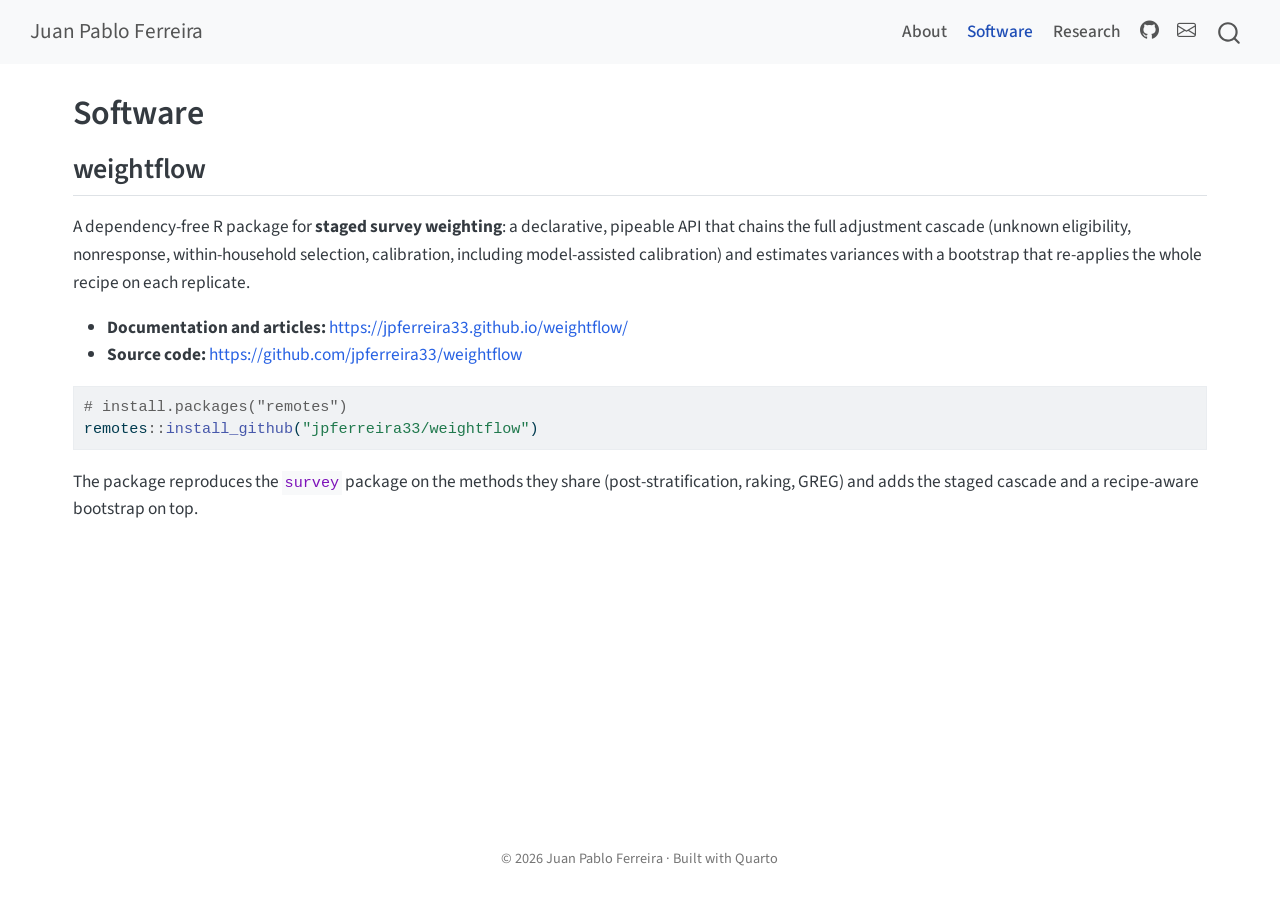
<file: software.html>
<!DOCTYPE html>
<html xmlns="http://www.w3.org/1999/xhtml" lang="en" xml:lang="en"><head>

<meta charset="utf-8">
<meta name="generator" content="quarto-1.6.42">

<meta name="viewport" content="width=device-width, initial-scale=1.0, user-scalable=yes">


<title>Software – Juan Pablo Ferreira</title>
<style>
code{white-space: pre-wrap;}
span.smallcaps{font-variant: small-caps;}
div.columns{display: flex; gap: min(4vw, 1.5em);}
div.column{flex: auto; overflow-x: auto;}
div.hanging-indent{margin-left: 1.5em; text-indent: -1.5em;}
ul.task-list{list-style: none;}
ul.task-list li input[type="checkbox"] {
  width: 0.8em;
  margin: 0 0.8em 0.2em -1em; /* quarto-specific, see https://github.com/quarto-dev/quarto-cli/issues/4556 */ 
  vertical-align: middle;
}
/* CSS for syntax highlighting */
pre > code.sourceCode { white-space: pre; position: relative; }
pre > code.sourceCode > span { line-height: 1.25; }
pre > code.sourceCode > span:empty { height: 1.2em; }
.sourceCode { overflow: visible; }
code.sourceCode > span { color: inherit; text-decoration: inherit; }
div.sourceCode { margin: 1em 0; }
pre.sourceCode { margin: 0; }
@media screen {
div.sourceCode { overflow: auto; }
}
@media print {
pre > code.sourceCode { white-space: pre-wrap; }
pre > code.sourceCode > span { display: inline-block; text-indent: -5em; padding-left: 5em; }
}
pre.numberSource code
  { counter-reset: source-line 0; }
pre.numberSource code > span
  { position: relative; left: -4em; counter-increment: source-line; }
pre.numberSource code > span > a:first-child::before
  { content: counter(source-line);
    position: relative; left: -1em; text-align: right; vertical-align: baseline;
    border: none; display: inline-block;
    -webkit-touch-callout: none; -webkit-user-select: none;
    -khtml-user-select: none; -moz-user-select: none;
    -ms-user-select: none; user-select: none;
    padding: 0 4px; width: 4em;
  }
pre.numberSource { margin-left: 3em;  padding-left: 4px; }
div.sourceCode
  {   }
@media screen {
pre > code.sourceCode > span > a:first-child::before { text-decoration: underline; }
}
</style>


<script src="site_libs/quarto-nav/quarto-nav.js"></script>
<script src="site_libs/quarto-nav/headroom.min.js"></script>
<script src="site_libs/clipboard/clipboard.min.js"></script>
<script src="site_libs/quarto-search/autocomplete.umd.js"></script>
<script src="site_libs/quarto-search/fuse.min.js"></script>
<script src="site_libs/quarto-search/quarto-search.js"></script>
<meta name="quarto:offset" content="./">
<script src="site_libs/quarto-html/quarto.js"></script>
<script src="site_libs/quarto-html/popper.min.js"></script>
<script src="site_libs/quarto-html/tippy.umd.min.js"></script>
<script src="site_libs/quarto-html/anchor.min.js"></script>
<link href="site_libs/quarto-html/tippy.css" rel="stylesheet">
<link href="site_libs/quarto-html/quarto-syntax-highlighting-2f5df379a58b258e96c21c0638c20c03.css" rel="stylesheet" id="quarto-text-highlighting-styles">
<script src="site_libs/bootstrap/bootstrap.min.js"></script>
<link href="site_libs/bootstrap/bootstrap-icons.css" rel="stylesheet">
<link href="site_libs/bootstrap/bootstrap-c307ab02a481d69aefa52e246aa49f77.min.css" rel="stylesheet" append-hash="true" id="quarto-bootstrap" data-mode="light">
<script id="quarto-search-options" type="application/json">{
  "location": "navbar",
  "copy-button": false,
  "collapse-after": 3,
  "panel-placement": "end",
  "type": "overlay",
  "limit": 50,
  "keyboard-shortcut": [
    "f",
    "/",
    "s"
  ],
  "show-item-context": false,
  "language": {
    "search-no-results-text": "No results",
    "search-matching-documents-text": "matching documents",
    "search-copy-link-title": "Copy link to search",
    "search-hide-matches-text": "Hide additional matches",
    "search-more-match-text": "more match in this document",
    "search-more-matches-text": "more matches in this document",
    "search-clear-button-title": "Clear",
    "search-text-placeholder": "",
    "search-detached-cancel-button-title": "Cancel",
    "search-submit-button-title": "Submit",
    "search-label": "Search"
  }
}</script>


</head>

<body class="nav-fixed">

<div id="quarto-search-results"></div>
  <header id="quarto-header" class="headroom fixed-top">
    <nav class="navbar navbar-expand-lg " data-bs-theme="dark">
      <div class="navbar-container container-fluid">
      <div class="navbar-brand-container mx-auto">
    <a class="navbar-brand" href="./index.html">
    <span class="navbar-title">Juan Pablo Ferreira</span>
    </a>
  </div>
            <div id="quarto-search" class="" title="Search"></div>
          <button class="navbar-toggler" type="button" data-bs-toggle="collapse" data-bs-target="#navbarCollapse" aria-controls="navbarCollapse" role="menu" aria-expanded="false" aria-label="Toggle navigation" onclick="if (window.quartoToggleHeadroom) { window.quartoToggleHeadroom(); }">
  <span class="navbar-toggler-icon"></span>
</button>
          <div class="collapse navbar-collapse" id="navbarCollapse">
            <ul class="navbar-nav navbar-nav-scroll ms-auto">
  <li class="nav-item">
    <a class="nav-link" href="./index.html"> 
<span class="menu-text">About</span></a>
  </li>  
  <li class="nav-item">
    <a class="nav-link active" href="./software.html" aria-current="page"> 
<span class="menu-text">Software</span></a>
  </li>  
  <li class="nav-item">
    <a class="nav-link" href="./research.html"> 
<span class="menu-text">Research</span></a>
  </li>  
  <li class="nav-item compact">
    <a class="nav-link" href="https://github.com/jpferreira33"> <i class="bi bi-github" role="img">
</i> 
<span class="menu-text"></span></a>
  </li>  
  <li class="nav-item compact">
    <a class="nav-link" href="mailto:juanpablo.ferreira@fcea.edu.uy"> <i class="bi bi-envelope" role="img">
</i> 
<span class="menu-text"></span></a>
  </li>  
</ul>
          </div> <!-- /navcollapse -->
            <div class="quarto-navbar-tools">
</div>
      </div> <!-- /container-fluid -->
    </nav>
</header>
<!-- content -->
<div id="quarto-content" class="quarto-container page-columns page-rows-contents page-layout-full page-navbar">
<!-- sidebar -->
<!-- margin-sidebar -->
    
<!-- main -->
<main class="content column-page" id="quarto-document-content">

<header id="title-block-header" class="quarto-title-block default">
<div class="quarto-title">
<h1 class="title">Software</h1>
</div>



<div class="quarto-title-meta column-page">

    
  
    
  </div>
  


</header>


<section id="weightflow" class="level2">
<h2 class="anchored" data-anchor-id="weightflow">weightflow</h2>
<p>A dependency-free R package for <strong>staged survey weighting</strong>: a declarative, pipeable API that chains the full adjustment cascade (unknown eligibility, nonresponse, within-household selection, calibration, including model-assisted calibration) and estimates variances with a bootstrap that re-applies the whole recipe on each replicate.</p>
<ul>
<li><strong>Documentation and articles:</strong> <a href="https://jpferreira33.github.io/weightflow/" class="uri">https://jpferreira33.github.io/weightflow/</a></li>
<li><strong>Source code:</strong> <a href="https://github.com/jpferreira33/weightflow" class="uri">https://github.com/jpferreira33/weightflow</a></li>
</ul>
<div class="sourceCode" id="cb1"><pre class="sourceCode r code-with-copy"><code class="sourceCode r"><span id="cb1-1"><a href="#cb1-1" aria-hidden="true" tabindex="-1"></a><span class="co"># install.packages("remotes")</span></span>
<span id="cb1-2"><a href="#cb1-2" aria-hidden="true" tabindex="-1"></a>remotes<span class="sc">::</span><span class="fu">install_github</span>(<span class="st">"jpferreira33/weightflow"</span>)</span></code><button title="Copy to Clipboard" class="code-copy-button"><i class="bi"></i></button></pre></div>
<p>The package reproduces the <code>survey</code> package on the methods they share (post-stratification, raking, GREG) and adds the staged cascade and a recipe-aware bootstrap on top.</p>


</section>

</main> <!-- /main -->
<script id="quarto-html-after-body" type="application/javascript">
window.document.addEventListener("DOMContentLoaded", function (event) {
  const toggleBodyColorMode = (bsSheetEl) => {
    const mode = bsSheetEl.getAttribute("data-mode");
    const bodyEl = window.document.querySelector("body");
    if (mode === "dark") {
      bodyEl.classList.add("quarto-dark");
      bodyEl.classList.remove("quarto-light");
    } else {
      bodyEl.classList.add("quarto-light");
      bodyEl.classList.remove("quarto-dark");
    }
  }
  const toggleBodyColorPrimary = () => {
    const bsSheetEl = window.document.querySelector("link#quarto-bootstrap");
    if (bsSheetEl) {
      toggleBodyColorMode(bsSheetEl);
    }
  }
  toggleBodyColorPrimary();  
  const icon = "";
  const anchorJS = new window.AnchorJS();
  anchorJS.options = {
    placement: 'right',
    icon: icon
  };
  anchorJS.add('.anchored');
  const isCodeAnnotation = (el) => {
    for (const clz of el.classList) {
      if (clz.startsWith('code-annotation-')) {                     
        return true;
      }
    }
    return false;
  }
  const onCopySuccess = function(e) {
    // button target
    const button = e.trigger;
    // don't keep focus
    button.blur();
    // flash "checked"
    button.classList.add('code-copy-button-checked');
    var currentTitle = button.getAttribute("title");
    button.setAttribute("title", "Copied!");
    let tooltip;
    if (window.bootstrap) {
      button.setAttribute("data-bs-toggle", "tooltip");
      button.setAttribute("data-bs-placement", "left");
      button.setAttribute("data-bs-title", "Copied!");
      tooltip = new bootstrap.Tooltip(button, 
        { trigger: "manual", 
          customClass: "code-copy-button-tooltip",
          offset: [0, -8]});
      tooltip.show();    
    }
    setTimeout(function() {
      if (tooltip) {
        tooltip.hide();
        button.removeAttribute("data-bs-title");
        button.removeAttribute("data-bs-toggle");
        button.removeAttribute("data-bs-placement");
      }
      button.setAttribute("title", currentTitle);
      button.classList.remove('code-copy-button-checked');
    }, 1000);
    // clear code selection
    e.clearSelection();
  }
  const getTextToCopy = function(trigger) {
      const codeEl = trigger.previousElementSibling.cloneNode(true);
      for (const childEl of codeEl.children) {
        if (isCodeAnnotation(childEl)) {
          childEl.remove();
        }
      }
      return codeEl.innerText;
  }
  const clipboard = new window.ClipboardJS('.code-copy-button:not([data-in-quarto-modal])', {
    text: getTextToCopy
  });
  clipboard.on('success', onCopySuccess);
  if (window.document.getElementById('quarto-embedded-source-code-modal')) {
    const clipboardModal = new window.ClipboardJS('.code-copy-button[data-in-quarto-modal]', {
      text: getTextToCopy,
      container: window.document.getElementById('quarto-embedded-source-code-modal')
    });
    clipboardModal.on('success', onCopySuccess);
  }
    var localhostRegex = new RegExp(/^(?:http|https):\/\/localhost\:?[0-9]*\//);
    var mailtoRegex = new RegExp(/^mailto:/);
      var filterRegex = new RegExp('/' + window.location.host + '/');
    var isInternal = (href) => {
        return filterRegex.test(href) || localhostRegex.test(href) || mailtoRegex.test(href);
    }
    // Inspect non-navigation links and adorn them if external
 	var links = window.document.querySelectorAll('a[href]:not(.nav-link):not(.navbar-brand):not(.toc-action):not(.sidebar-link):not(.sidebar-item-toggle):not(.pagination-link):not(.no-external):not([aria-hidden]):not(.dropdown-item):not(.quarto-navigation-tool):not(.about-link)');
    for (var i=0; i<links.length; i++) {
      const link = links[i];
      if (!isInternal(link.href)) {
        // undo the damage that might have been done by quarto-nav.js in the case of
        // links that we want to consider external
        if (link.dataset.originalHref !== undefined) {
          link.href = link.dataset.originalHref;
        }
      }
    }
  function tippyHover(el, contentFn, onTriggerFn, onUntriggerFn) {
    const config = {
      allowHTML: true,
      maxWidth: 500,
      delay: 100,
      arrow: false,
      appendTo: function(el) {
          return el.parentElement;
      },
      interactive: true,
      interactiveBorder: 10,
      theme: 'quarto',
      placement: 'bottom-start',
    };
    if (contentFn) {
      config.content = contentFn;
    }
    if (onTriggerFn) {
      config.onTrigger = onTriggerFn;
    }
    if (onUntriggerFn) {
      config.onUntrigger = onUntriggerFn;
    }
    window.tippy(el, config); 
  }
  const noterefs = window.document.querySelectorAll('a[role="doc-noteref"]');
  for (var i=0; i<noterefs.length; i++) {
    const ref = noterefs[i];
    tippyHover(ref, function() {
      // use id or data attribute instead here
      let href = ref.getAttribute('data-footnote-href') || ref.getAttribute('href');
      try { href = new URL(href).hash; } catch {}
      const id = href.replace(/^#\/?/, "");
      const note = window.document.getElementById(id);
      if (note) {
        return note.innerHTML;
      } else {
        return "";
      }
    });
  }
  const xrefs = window.document.querySelectorAll('a.quarto-xref');
  const processXRef = (id, note) => {
    // Strip column container classes
    const stripColumnClz = (el) => {
      el.classList.remove("page-full", "page-columns");
      if (el.children) {
        for (const child of el.children) {
          stripColumnClz(child);
        }
      }
    }
    stripColumnClz(note)
    if (id === null || id.startsWith('sec-')) {
      // Special case sections, only their first couple elements
      const container = document.createElement("div");
      if (note.children && note.children.length > 2) {
        container.appendChild(note.children[0].cloneNode(true));
        for (let i = 1; i < note.children.length; i++) {
          const child = note.children[i];
          if (child.tagName === "P" && child.innerText === "") {
            continue;
          } else {
            container.appendChild(child.cloneNode(true));
            break;
          }
        }
        if (window.Quarto?.typesetMath) {
          window.Quarto.typesetMath(container);
        }
        return container.innerHTML
      } else {
        if (window.Quarto?.typesetMath) {
          window.Quarto.typesetMath(note);
        }
        return note.innerHTML;
      }
    } else {
      // Remove any anchor links if they are present
      const anchorLink = note.querySelector('a.anchorjs-link');
      if (anchorLink) {
        anchorLink.remove();
      }
      if (window.Quarto?.typesetMath) {
        window.Quarto.typesetMath(note);
      }
      if (note.classList.contains("callout")) {
        return note.outerHTML;
      } else {
        return note.innerHTML;
      }
    }
  }
  for (var i=0; i<xrefs.length; i++) {
    const xref = xrefs[i];
    tippyHover(xref, undefined, function(instance) {
      instance.disable();
      let url = xref.getAttribute('href');
      let hash = undefined; 
      if (url.startsWith('#')) {
        hash = url;
      } else {
        try { hash = new URL(url).hash; } catch {}
      }
      if (hash) {
        const id = hash.replace(/^#\/?/, "");
        const note = window.document.getElementById(id);
        if (note !== null) {
          try {
            const html = processXRef(id, note.cloneNode(true));
            instance.setContent(html);
          } finally {
            instance.enable();
            instance.show();
          }
        } else {
          // See if we can fetch this
          fetch(url.split('#')[0])
          .then(res => res.text())
          .then(html => {
            const parser = new DOMParser();
            const htmlDoc = parser.parseFromString(html, "text/html");
            const note = htmlDoc.getElementById(id);
            if (note !== null) {
              const html = processXRef(id, note);
              instance.setContent(html);
            } 
          }).finally(() => {
            instance.enable();
            instance.show();
          });
        }
      } else {
        // See if we can fetch a full url (with no hash to target)
        // This is a special case and we should probably do some content thinning / targeting
        fetch(url)
        .then(res => res.text())
        .then(html => {
          const parser = new DOMParser();
          const htmlDoc = parser.parseFromString(html, "text/html");
          const note = htmlDoc.querySelector('main.content');
          if (note !== null) {
            // This should only happen for chapter cross references
            // (since there is no id in the URL)
            // remove the first header
            if (note.children.length > 0 && note.children[0].tagName === "HEADER") {
              note.children[0].remove();
            }
            const html = processXRef(null, note);
            instance.setContent(html);
          } 
        }).finally(() => {
          instance.enable();
          instance.show();
        });
      }
    }, function(instance) {
    });
  }
      let selectedAnnoteEl;
      const selectorForAnnotation = ( cell, annotation) => {
        let cellAttr = 'data-code-cell="' + cell + '"';
        let lineAttr = 'data-code-annotation="' +  annotation + '"';
        const selector = 'span[' + cellAttr + '][' + lineAttr + ']';
        return selector;
      }
      const selectCodeLines = (annoteEl) => {
        const doc = window.document;
        const targetCell = annoteEl.getAttribute("data-target-cell");
        const targetAnnotation = annoteEl.getAttribute("data-target-annotation");
        const annoteSpan = window.document.querySelector(selectorForAnnotation(targetCell, targetAnnotation));
        const lines = annoteSpan.getAttribute("data-code-lines").split(",");
        const lineIds = lines.map((line) => {
          return targetCell + "-" + line;
        })
        let top = null;
        let height = null;
        let parent = null;
        if (lineIds.length > 0) {
            //compute the position of the single el (top and bottom and make a div)
            const el = window.document.getElementById(lineIds[0]);
            top = el.offsetTop;
            height = el.offsetHeight;
            parent = el.parentElement.parentElement;
          if (lineIds.length > 1) {
            const lastEl = window.document.getElementById(lineIds[lineIds.length - 1]);
            const bottom = lastEl.offsetTop + lastEl.offsetHeight;
            height = bottom - top;
          }
          if (top !== null && height !== null && parent !== null) {
            // cook up a div (if necessary) and position it 
            let div = window.document.getElementById("code-annotation-line-highlight");
            if (div === null) {
              div = window.document.createElement("div");
              div.setAttribute("id", "code-annotation-line-highlight");
              div.style.position = 'absolute';
              parent.appendChild(div);
            }
            div.style.top = top - 2 + "px";
            div.style.height = height + 4 + "px";
            div.style.left = 0;
            let gutterDiv = window.document.getElementById("code-annotation-line-highlight-gutter");
            if (gutterDiv === null) {
              gutterDiv = window.document.createElement("div");
              gutterDiv.setAttribute("id", "code-annotation-line-highlight-gutter");
              gutterDiv.style.position = 'absolute';
              const codeCell = window.document.getElementById(targetCell);
              const gutter = codeCell.querySelector('.code-annotation-gutter');
              gutter.appendChild(gutterDiv);
            }
            gutterDiv.style.top = top - 2 + "px";
            gutterDiv.style.height = height + 4 + "px";
          }
          selectedAnnoteEl = annoteEl;
        }
      };
      const unselectCodeLines = () => {
        const elementsIds = ["code-annotation-line-highlight", "code-annotation-line-highlight-gutter"];
        elementsIds.forEach((elId) => {
          const div = window.document.getElementById(elId);
          if (div) {
            div.remove();
          }
        });
        selectedAnnoteEl = undefined;
      };
        // Handle positioning of the toggle
    window.addEventListener(
      "resize",
      throttle(() => {
        elRect = undefined;
        if (selectedAnnoteEl) {
          selectCodeLines(selectedAnnoteEl);
        }
      }, 10)
    );
    function throttle(fn, ms) {
    let throttle = false;
    let timer;
      return (...args) => {
        if(!throttle) { // first call gets through
            fn.apply(this, args);
            throttle = true;
        } else { // all the others get throttled
            if(timer) clearTimeout(timer); // cancel #2
            timer = setTimeout(() => {
              fn.apply(this, args);
              timer = throttle = false;
            }, ms);
        }
      };
    }
      // Attach click handler to the DT
      const annoteDls = window.document.querySelectorAll('dt[data-target-cell]');
      for (const annoteDlNode of annoteDls) {
        annoteDlNode.addEventListener('click', (event) => {
          const clickedEl = event.target;
          if (clickedEl !== selectedAnnoteEl) {
            unselectCodeLines();
            const activeEl = window.document.querySelector('dt[data-target-cell].code-annotation-active');
            if (activeEl) {
              activeEl.classList.remove('code-annotation-active');
            }
            selectCodeLines(clickedEl);
            clickedEl.classList.add('code-annotation-active');
          } else {
            // Unselect the line
            unselectCodeLines();
            clickedEl.classList.remove('code-annotation-active');
          }
        });
      }
  const findCites = (el) => {
    const parentEl = el.parentElement;
    if (parentEl) {
      const cites = parentEl.dataset.cites;
      if (cites) {
        return {
          el,
          cites: cites.split(' ')
        };
      } else {
        return findCites(el.parentElement)
      }
    } else {
      return undefined;
    }
  };
  var bibliorefs = window.document.querySelectorAll('a[role="doc-biblioref"]');
  for (var i=0; i<bibliorefs.length; i++) {
    const ref = bibliorefs[i];
    const citeInfo = findCites(ref);
    if (citeInfo) {
      tippyHover(citeInfo.el, function() {
        var popup = window.document.createElement('div');
        citeInfo.cites.forEach(function(cite) {
          var citeDiv = window.document.createElement('div');
          citeDiv.classList.add('hanging-indent');
          citeDiv.classList.add('csl-entry');
          var biblioDiv = window.document.getElementById('ref-' + cite);
          if (biblioDiv) {
            citeDiv.innerHTML = biblioDiv.innerHTML;
          }
          popup.appendChild(citeDiv);
        });
        return popup.innerHTML;
      });
    }
  }
});
</script>
</div> <!-- /content -->
<footer class="footer">
  <div class="nav-footer">
    <div class="nav-footer-left">
      &nbsp;
    </div>   
    <div class="nav-footer-center">
<p>© 2026 Juan Pablo Ferreira · Built with Quarto</p>
</div>
    <div class="nav-footer-right">
      &nbsp;
    </div>
  </div>
</footer>




</body></html>
</file>
<file: site_libs/quarto-html/tippy.css>
.tippy-box[data-animation=fade][data-state=hidden]{opacity:0}[data-tippy-root]{max-width:calc(100vw - 10px)}.tippy-box{position:relative;background-color:#333;color:#fff;border-radius:4px;font-size:14px;line-height:1.4;white-space:normal;outline:0;transition-property:transform,visibility,opacity}.tippy-box[data-placement^=top]>.tippy-arrow{bottom:0}.tippy-box[data-placement^=top]>.tippy-arrow:before{bottom:-7px;left:0;border-width:8px 8px 0;border-top-color:initial;transform-origin:center top}.tippy-box[data-placement^=bottom]>.tippy-arrow{top:0}.tippy-box[data-placement^=bottom]>.tippy-arrow:before{top:-7px;left:0;border-width:0 8px 8px;border-bottom-color:initial;transform-origin:center bottom}.tippy-box[data-placement^=left]>.tippy-arrow{right:0}.tippy-box[data-placement^=left]>.tippy-arrow:before{border-width:8px 0 8px 8px;border-left-color:initial;right:-7px;transform-origin:center left}.tippy-box[data-placement^=right]>.tippy-arrow{left:0}.tippy-box[data-placement^=right]>.tippy-arrow:before{left:-7px;border-width:8px 8px 8px 0;border-right-color:initial;transform-origin:center right}.tippy-box[data-inertia][data-state=visible]{transition-timing-function:cubic-bezier(.54,1.5,.38,1.11)}.tippy-arrow{width:16px;height:16px;color:#333}.tippy-arrow:before{content:"";position:absolute;border-color:transparent;border-style:solid}.tippy-content{position:relative;padding:5px 9px;z-index:1}
</file>
<file: site_libs/quarto-html/quarto-syntax-highlighting-2f5df379a58b258e96c21c0638c20c03.css>
/* quarto syntax highlight colors */
:root {
  --quarto-hl-ot-color: #003B4F;
  --quarto-hl-at-color: #657422;
  --quarto-hl-ss-color: #20794D;
  --quarto-hl-an-color: #5E5E5E;
  --quarto-hl-fu-color: #4758AB;
  --quarto-hl-st-color: #20794D;
  --quarto-hl-cf-color: #003B4F;
  --quarto-hl-op-color: #5E5E5E;
  --quarto-hl-er-color: #AD0000;
  --quarto-hl-bn-color: #AD0000;
  --quarto-hl-al-color: #AD0000;
  --quarto-hl-va-color: #111111;
  --quarto-hl-bu-color: inherit;
  --quarto-hl-ex-color: inherit;
  --quarto-hl-pp-color: #AD0000;
  --quarto-hl-in-color: #5E5E5E;
  --quarto-hl-vs-color: #20794D;
  --quarto-hl-wa-color: #5E5E5E;
  --quarto-hl-do-color: #5E5E5E;
  --quarto-hl-im-color: #00769E;
  --quarto-hl-ch-color: #20794D;
  --quarto-hl-dt-color: #AD0000;
  --quarto-hl-fl-color: #AD0000;
  --quarto-hl-co-color: #5E5E5E;
  --quarto-hl-cv-color: #5E5E5E;
  --quarto-hl-cn-color: #8f5902;
  --quarto-hl-sc-color: #5E5E5E;
  --quarto-hl-dv-color: #AD0000;
  --quarto-hl-kw-color: #003B4F;
}

/* other quarto variables */
:root {
  --quarto-font-monospace: SFMono-Regular, Menlo, Monaco, Consolas, "Liberation Mono", "Courier New", monospace;
}

pre > code.sourceCode > span {
  color: #003B4F;
}

code span {
  color: #003B4F;
}

code.sourceCode > span {
  color: #003B4F;
}

div.sourceCode,
div.sourceCode pre.sourceCode {
  color: #003B4F;
}

code span.ot {
  color: #003B4F;
  font-style: inherit;
}

code span.at {
  color: #657422;
  font-style: inherit;
}

code span.ss {
  color: #20794D;
  font-style: inherit;
}

code span.an {
  color: #5E5E5E;
  font-style: inherit;
}

code span.fu {
  color: #4758AB;
  font-style: inherit;
}

code span.st {
  color: #20794D;
  font-style: inherit;
}

code span.cf {
  color: #003B4F;
  font-weight: bold;
  font-style: inherit;
}

code span.op {
  color: #5E5E5E;
  font-style: inherit;
}

code span.er {
  color: #AD0000;
  font-style: inherit;
}

code span.bn {
  color: #AD0000;
  font-style: inherit;
}

code span.al {
  color: #AD0000;
  font-style: inherit;
}

code span.va {
  color: #111111;
  font-style: inherit;
}

code span.bu {
  font-style: inherit;
}

code span.ex {
  font-style: inherit;
}

code span.pp {
  color: #AD0000;
  font-style: inherit;
}

code span.in {
  color: #5E5E5E;
  font-style: inherit;
}

code span.vs {
  color: #20794D;
  font-style: inherit;
}

code span.wa {
  color: #5E5E5E;
  font-style: italic;
}

code span.do {
  color: #5E5E5E;
  font-style: italic;
}

code span.im {
  color: #00769E;
  font-style: inherit;
}

code span.ch {
  color: #20794D;
  font-style: inherit;
}

code span.dt {
  color: #AD0000;
  font-style: inherit;
}

code span.fl {
  color: #AD0000;
  font-style: inherit;
}

code span.co {
  color: #5E5E5E;
  font-style: inherit;
}

code span.cv {
  color: #5E5E5E;
  font-style: italic;
}

code span.cn {
  color: #8f5902;
  font-style: inherit;
}

code span.sc {
  color: #5E5E5E;
  font-style: inherit;
}

code span.dv {
  color: #AD0000;
  font-style: inherit;
}

code span.kw {
  color: #003B4F;
  font-weight: bold;
  font-style: inherit;
}

.prevent-inlining {
  content: "</";
}

/*# sourceMappingURL=35eb38a806ee71ea6d2563be2308c832.css.map */
</file>
